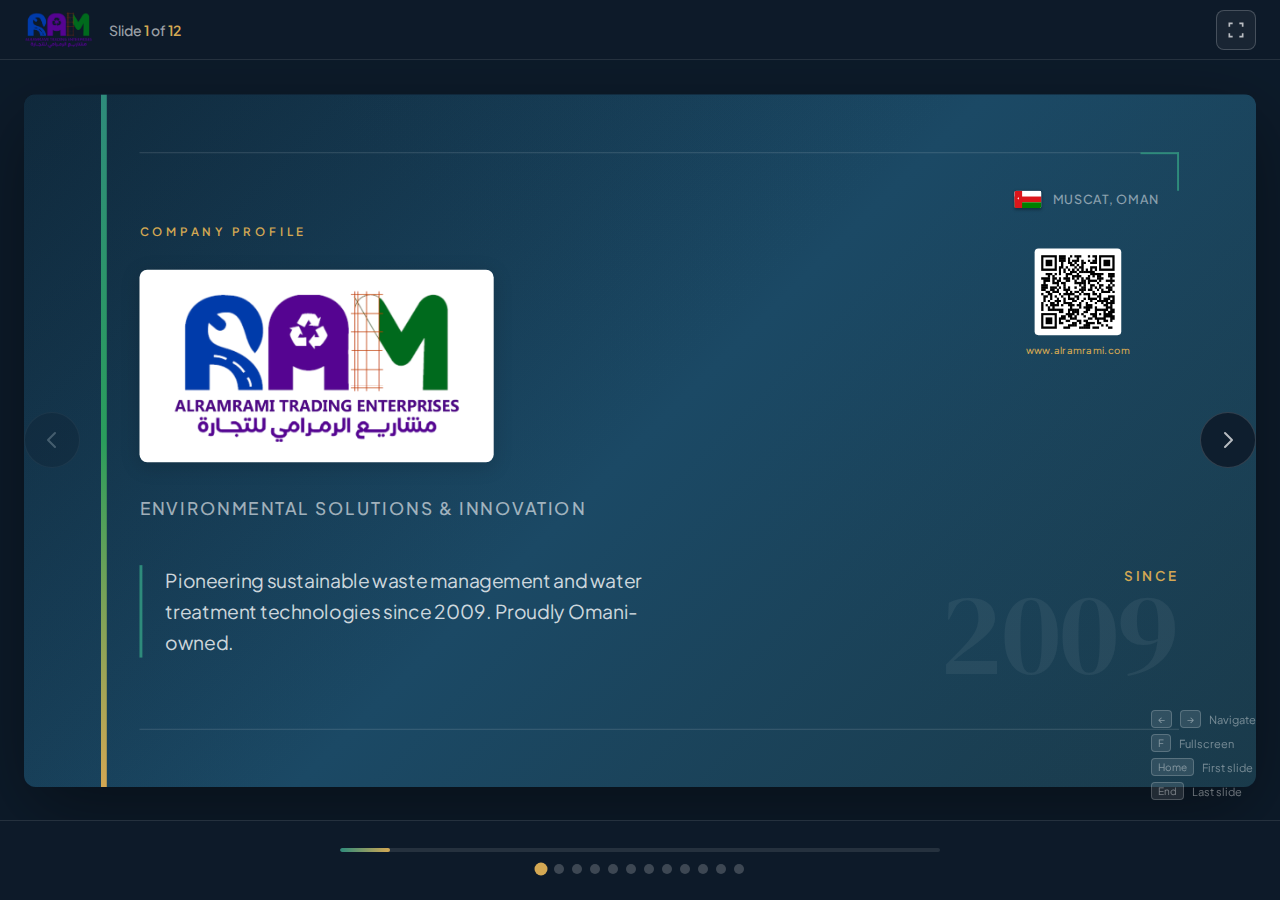
<file: index.html>
<!DOCTYPE html>
<html lang="en">
<head>
    <meta charset="UTF-8">
    <meta name="viewport" content="width=device-width, initial-scale=1.0">
    <title>Al Ramrami Trading Enterprises - Company Profile</title>
    <link href="https://fonts.googleapis.com/css2?family=DM+Serif+Display&family=Plus+Jakarta+Sans:wght@400;500;600;700&display=swap" rel="stylesheet">
    <style>
        * { margin: 0; padding: 0; box-sizing: border-box; }

        :root {
            --deep-navy: #0D1B2A;
            --ocean-blue: #1B4965;
            --teal: #2E8B7B;
            --emerald: #2A9D5C;
            --gold: #D4A853;
            --cream: #F8F6F2;
            --white: #FFFFFF;
        }

        html, body {
            height: 100%;
            overflow: hidden;
        }

        body {
            font-family: 'Plus Jakarta Sans', sans-serif;
            background: var(--deep-navy);
            color: var(--white);
        }

        /* Main Container */
        .presentation {
            width: 100%;
            height: 100vh;
            display: flex;
            flex-direction: column;
            overflow: hidden;
        }

        /* Header Bar */
        .header {
            height: 60px;
            min-height: 60px;
            background: rgba(13, 27, 42, 0.98);
            border-bottom: 1px solid rgba(255,255,255,0.1);
            display: flex;
            align-items: center;
            justify-content: space-between;
            padding: 0 24px;
            z-index: 100;
        }

        .header-left {
            display: flex;
            align-items: center;
            gap: 16px;
        }

        .logo { height: 36px; width: auto; }

        .slide-counter {
            font-size: 14px;
            color: rgba(255,255,255,0.6);
            font-weight: 500;
        }

        .slide-counter span {
            color: var(--gold);
            font-weight: 600;
        }

        .header-controls {
            display: flex;
            align-items: center;
            gap: 12px;
        }

        .control-btn {
            width: 40px;
            height: 40px;
            border: 1px solid rgba(255,255,255,0.2);
            background: rgba(255,255,255,0.05);
            color: rgba(255,255,255,0.7);
            border-radius: 8px;
            cursor: pointer;
            display: flex;
            align-items: center;
            justify-content: center;
            transition: all 0.2s;
        }

        .control-btn:hover {
            background: rgba(255,255,255,0.1);
            border-color: var(--gold);
            color: var(--gold);
        }

        .control-btn svg {
            width: 20px;
            height: 20px;
        }

        /* Slide Viewport */
        .slide-viewport {
            flex: 1;
            display: flex;
            align-items: center;
            justify-content: center;
            padding: 24px;
            position: relative;
            overflow: hidden;
        }

        /* Slides Container */
        .slides-container {
            position: relative;
            width: 100%;
            max-width: 1280px;
            aspect-ratio: 16/9;
            max-height: calc(100vh - 160px);
        }

        /* Mobile: Allow full-width slides */
        @media (max-width: 768px) {
            .slides-container {
                max-width: 100%;
                width: calc(100vw - 32px);
                max-height: calc(100vh - 140px);
            }
        }

        @media (max-width: 480px) {
            .slides-container {
                width: calc(100vw - 16px);
                max-height: calc(100vh - 120px);
            }
        }

        /* Portrait orientation on mobile - maximize slide visibility */
        @media (max-width: 768px) and (orientation: portrait) {
            .slides-container {
                width: 100vw;
                max-width: 100vw;
                aspect-ratio: 16/9;
            }
        }

        .slide {
            position: absolute;
            top: 0;
            left: 0;
            width: 100%;
            height: 100%;
            opacity: 0;
            visibility: hidden;
            transition: opacity 0.4s ease, transform 0.4s ease;
            transform: scale(0.95);
        }

        .slide.active {
            opacity: 1;
            visibility: visible;
            transform: scale(1);
        }

        .slide.prev {
            transform: translateX(-100%) scale(0.9);
        }

        .slide.next {
            transform: translateX(100%) scale(0.9);
        }

        .slide-frame {
            width: 100%;
            height: 100%;
            border: none;
            border-radius: 12px;
            box-shadow: 0 25px 80px rgba(0,0,0,0.4);
        }

        /* Navigation Arrows */
        .nav-arrow {
            position: absolute;
            top: 50%;
            transform: translateY(-50%);
            width: 56px;
            height: 56px;
            background: rgba(13, 27, 42, 0.9);
            border: 1px solid rgba(255,255,255,0.15);
            border-radius: 50%;
            cursor: pointer;
            display: flex;
            align-items: center;
            justify-content: center;
            color: rgba(255,255,255,0.7);
            transition: all 0.3s;
            z-index: 10;
        }

        .nav-arrow:hover {
            background: var(--gold);
            color: var(--deep-navy);
            border-color: var(--gold);
            transform: translateY(-50%) scale(1.1);
        }

        .nav-arrow:disabled {
            opacity: 0.3;
            cursor: not-allowed;
        }

        .nav-arrow:disabled:hover {
            background: rgba(13, 27, 42, 0.9);
            color: rgba(255,255,255,0.7);
            border-color: rgba(255,255,255,0.15);
            transform: translateY(-50%) scale(1);
        }

        .nav-arrow svg {
            width: 24px;
            height: 24px;
        }

        .nav-arrow.prev { left: 24px; }
        .nav-arrow.next { right: 24px; }

        /* Bottom Bar */
        .bottom-bar {
            height: 80px;
            min-height: 80px;
            background: rgba(13, 27, 42, 0.98);
            border-top: 1px solid rgba(255,255,255,0.1);
            display: flex;
            flex-direction: column;
            align-items: center;
            justify-content: center;
            gap: 12px;
            padding: 0 24px;
        }

        /* Progress Bar */
        .progress-bar {
            width: 100%;
            max-width: 600px;
            height: 4px;
            background: rgba(255,255,255,0.1);
            border-radius: 2px;
            overflow: hidden;
        }

        .progress-fill {
            height: 100%;
            background: linear-gradient(90deg, var(--teal), var(--gold));
            border-radius: 2px;
            transition: width 0.3s ease;
        }

        /* Navigation Dots */
        .nav-dots {
            display: flex;
            gap: 8px;
            align-items: center;
        }

        .nav-dot {
            width: 10px;
            height: 10px;
            border-radius: 50%;
            background: rgba(255,255,255,0.2);
            border: none;
            cursor: pointer;
            transition: all 0.3s;
            padding: 0;
        }

        .nav-dot:hover {
            background: rgba(255,255,255,0.4);
            transform: scale(1.2);
        }

        .nav-dot.active {
            background: var(--gold);
            transform: scale(1.3);
        }

        /* Keyboard Hints */
        .keyboard-hints {
            position: fixed;
            bottom: 100px;
            right: 24px;
            display: flex;
            flex-direction: column;
            gap: 6px;
            opacity: 0;
            transition: opacity 0.3s;
            pointer-events: none;
        }

        .presentation:hover .keyboard-hints {
            opacity: 1;
        }

        .hint {
            display: flex;
            align-items: center;
            gap: 8px;
            font-size: 11px;
            color: rgba(255,255,255,0.4);
        }

        .hint kbd {
            background: rgba(255,255,255,0.1);
            border: 1px solid rgba(255,255,255,0.2);
            border-radius: 4px;
            padding: 2px 6px;
            font-family: inherit;
            font-size: 10px;
        }

        /* Fullscreen Mode */
        .presentation.fullscreen {
            position: fixed;
            top: 0;
            left: 0;
            right: 0;
            bottom: 0;
            width: 100vw;
            height: 100vh;
            z-index: 9999;
            background: var(--deep-navy);
        }

        .presentation.fullscreen .header,
        .presentation.fullscreen .bottom-bar {
            position: fixed;
            left: 0;
            right: 0;
            opacity: 0;
            transition: opacity 0.3s;
            z-index: 10001;
        }

        .presentation.fullscreen .header {
            top: 0;
        }

        .presentation.fullscreen .bottom-bar {
            bottom: 0;
        }

        .presentation.fullscreen:hover .header,
        .presentation.fullscreen:hover .bottom-bar {
            opacity: 1;
        }

        .presentation.fullscreen .slide-viewport {
            position: fixed !important;
            top: 0 !important;
            left: 0 !important;
            right: 0 !important;
            bottom: 0 !important;
            width: 100vw !important;
            height: 100vh !important;
            padding: 0 !important;
            margin: 0 !important;
            z-index: 10000;
            display: flex !important;
            align-items: center !important;
            justify-content: center !important;
            background: var(--deep-navy);
        }

        .presentation.fullscreen .slides-container {
            position: relative !important;
            margin: auto !important;
            max-width: none !important;
            max-height: none !important;
            transform: none !important;
            flex-shrink: 0;
        }

        /* Wide screens (wider than 16:9) - constrain by height */
        @media screen and (min-aspect-ratio: 16/9) {
            .presentation.fullscreen .slides-container {
                height: 100vh !important;
                width: calc(100vh * 16 / 9) !important;
            }
        }

        /* Tall screens (taller than 16:9) - constrain by width */
        @media screen and (max-aspect-ratio: 16/9) {
            .presentation.fullscreen .slides-container {
                width: 100vw !important;
                height: calc(100vw * 9 / 16) !important;
            }
        }

        .presentation.fullscreen .slide-frame {
            border-radius: 0;
        }

        .presentation.fullscreen .nav-arrow {
            z-index: 10002;
        }

        .presentation.fullscreen .nav-arrow.prev {
            left: 40px;
        }

        .presentation.fullscreen .nav-arrow.next {
            right: 40px;
        }

        /* Responsive */
        @media (max-width: 1024px) {
            .nav-arrow {
                width: 44px;
                height: 44px;
            }
            .nav-arrow.prev { left: 12px; }
            .nav-arrow.next { right: 12px; }
            .keyboard-hints { display: none; }
        }

        @media (max-width: 768px) {
            .header {
                height: 50px;
                min-height: 50px;
                padding: 0 16px;
            }
            .logo { height: 28px; }
            .slide-counter { font-size: 12px; }
            .control-btn { width: 36px; height: 36px; }

            .slide-viewport {
                padding: 8px;
            }

            .nav-arrow {
                width: 40px;
                height: 40px;
            }
            .nav-arrow.prev { left: 8px; }
            .nav-arrow.next { right: 8px; }

            .bottom-bar {
                height: 60px;
                min-height: 60px;
                gap: 8px;
            }

            .nav-dot {
                width: 8px;
                height: 8px;
            }

            .slide-frame {
                border-radius: 6px;
            }
        }

        @media (max-width: 480px) {
            .header {
                height: 44px;
                min-height: 44px;
                padding: 0 12px;
            }
            .logo { height: 24px; }
            .slide-counter { font-size: 11px; }
            .header-controls { gap: 6px; }
            .control-btn { width: 32px; height: 32px; }
            .control-btn svg { width: 16px; height: 16px; }

            .slide-viewport {
                padding: 4px;
            }

            .nav-arrow {
                width: 32px;
                height: 32px;
            }
            .nav-arrow svg { width: 16px; height: 16px; }
            .nav-arrow.prev { left: 2px; }
            .nav-arrow.next { right: 2px; }

            .bottom-bar {
                height: 50px;
                min-height: 50px;
                gap: 6px;
                padding: 0 12px;
            }

            .progress-bar {
                height: 3px;
            }

            .nav-dot {
                width: 6px;
                height: 6px;
            }

            .slide-frame {
                border-radius: 4px;
            }
        }

        /* Portrait mobile - hide navigation arrows for cleaner look, use swipe */
        @media (max-width: 480px) and (orientation: portrait) {
            .nav-arrow {
                display: none;
            }

            .slides-container {
                width: 100vw;
            }

            .slide-viewport {
                padding: 0;
            }

            .slide-frame {
                border-radius: 0;
            }
        }

        /* Touch swipe feedback */
        .slide-viewport.swiping {
            cursor: grabbing;
        }

        /* Mobile swipe hint */
        .swipe-hint {
            display: none;
            position: fixed;
            bottom: 130px;
            left: 50%;
            transform: translateX(-50%);
            background: rgba(13, 27, 42, 0.8);
            color: rgba(255,255,255,0.7);
            padding: 8px 16px;
            border-radius: 20px;
            font-size: 12px;
            z-index: 100;
            animation: fadeInOut 3s ease-in-out forwards;
        }

        @keyframes fadeInOut {
            0% { opacity: 0; }
            10% { opacity: 1; }
            80% { opacity: 1; }
            100% { opacity: 0; display: none; }
        }

        @media (max-width: 480px) and (orientation: portrait) {
            .swipe-hint {
                display: block;
            }
        }
    </style>
</head>
<body>
    <div class="presentation" id="presentation">
        <!-- Header -->
        <header class="header">
            <div class="header-left">
                <img src="alramirami-logo.png" alt="Al Ramrami" class="logo">
                <div class="slide-counter">
                    Slide <span id="currentSlide">1</span> of <span id="totalSlides">12</span>
                </div>
            </div>
            <div class="header-controls">
                <button class="control-btn" id="fullscreenBtn" title="Toggle Fullscreen (F)">
                    <svg fill="none" viewBox="0 0 24 24" stroke="currentColor" stroke-width="2">
                        <path d="M4 8V4h4M20 8V4h-4M4 16v4h4M20 16v4h-4"/>
                    </svg>
                </button>
            </div>
        </header>

        <!-- Slide Viewport -->
        <div class="slide-viewport" id="slideViewport">
            <!-- Previous Arrow -->
            <button class="nav-arrow prev" id="prevBtn" title="Previous (Left Arrow)">
                <svg fill="none" viewBox="0 0 24 24" stroke="currentColor" stroke-width="2">
                    <path stroke-linecap="round" stroke-linejoin="round" d="M15 19l-7-7 7-7"/>
                </svg>
            </button>

            <!-- Slides Container -->
            <div class="slides-container" id="slidesContainer">
                <div class="slide" data-slide="1">
                    <iframe src="slide01-title.html" class="slide-frame"></iframe>
                </div>
                <div class="slide" data-slide="2">
                    <iframe src="slide02-about.html" class="slide-frame"></iframe>
                </div>
                <div class="slide" data-slide="3">
                    <iframe src="slide03-services.html" class="slide-frame"></iframe>
                </div>
                <div class="slide" data-slide="4">
                    <iframe src="slide04-mobile-eetp.html" class="slide-frame"></iframe>
                </div>
                <div class="slide" data-slide="5">
                    <iframe src="slide05-electric-plants.html" class="slide-frame"></iframe>
                </div>
                <div class="slide" data-slide="6">
                    <iframe src="slide06-liquid-incineration.html" class="slide-frame"></iframe>
                </div>
                <div class="slide" data-slide="7">
                    <iframe src="slide07-technology.html" class="slide-frame"></iframe>
                </div>
                <div class="slide" data-slide="8">
                    <iframe src="slide08-worlds-first.html" class="slide-frame"></iframe>
                </div>
                <div class="slide" data-slide="9">
                    <iframe src="slide09-applications.html" class="slide-frame"></iframe>
                </div>
                <div class="slide" data-slide="10">
                    <iframe src="slide10-results.html" class="slide-frame"></iframe>
                </div>
                <div class="slide" data-slide="11">
                    <iframe src="slide11-samples.html" class="slide-frame"></iframe>
                </div>
                <div class="slide" data-slide="12">
                    <iframe src="slide12-contact.html" class="slide-frame"></iframe>
                </div>
            </div>

            <!-- Next Arrow -->
            <button class="nav-arrow next" id="nextBtn" title="Next (Right Arrow)">
                <svg fill="none" viewBox="0 0 24 24" stroke="currentColor" stroke-width="2">
                    <path stroke-linecap="round" stroke-linejoin="round" d="M9 5l7 7-7 7"/>
                </svg>
            </button>
        </div>

        <!-- Bottom Bar -->
        <div class="bottom-bar">
            <div class="progress-bar">
                <div class="progress-fill" id="progressFill"></div>
            </div>
            <div class="nav-dots" id="navDots"></div>
        </div>

        <!-- Keyboard Hints -->
        <div class="keyboard-hints">
            <div class="hint"><kbd>&#8592;</kbd><kbd>&#8594;</kbd> Navigate</div>
            <div class="hint"><kbd>F</kbd> Fullscreen</div>
            <div class="hint"><kbd>Home</kbd> First slide</div>
            <div class="hint"><kbd>End</kbd> Last slide</div>
        </div>

        <!-- Mobile Swipe Hint -->
        <div class="swipe-hint" id="swipeHint">
            ← Swipe to navigate →
        </div>
    </div>

    <script>
        // Presentation Controller
        class PresentationController {
            constructor() {
                this.currentSlide = 1;
                this.totalSlides = 12;
                this.isFullscreen = false;
                this.touchStartX = 0;
                this.touchEndX = 0;

                this.init();
            }

            init() {
                this.cacheElements();
                this.createDots();
                this.bindEvents();
                this.goToSlide(1);
            }

            cacheElements() {
                this.presentation = document.getElementById('presentation');
                this.slidesContainer = document.getElementById('slidesContainer');
                this.slides = document.querySelectorAll('.slide');
                this.prevBtn = document.getElementById('prevBtn');
                this.nextBtn = document.getElementById('nextBtn');
                this.currentSlideEl = document.getElementById('currentSlide');
                this.totalSlidesEl = document.getElementById('totalSlides');
                this.progressFill = document.getElementById('progressFill');
                this.navDots = document.getElementById('navDots');
                this.fullscreenBtn = document.getElementById('fullscreenBtn');
                this.slideViewport = document.getElementById('slideViewport');
            }

            createDots() {
                for (let i = 1; i <= this.totalSlides; i++) {
                    const dot = document.createElement('button');
                    dot.className = 'nav-dot';
                    dot.dataset.slide = i;
                    dot.title = `Slide ${i}`;
                    dot.addEventListener('click', () => this.goToSlide(i));
                    this.navDots.appendChild(dot);
                }
            }

            bindEvents() {
                // Arrow buttons
                this.prevBtn.addEventListener('click', () => this.prev());
                this.nextBtn.addEventListener('click', () => this.next());

                // Keyboard navigation
                document.addEventListener('keydown', (e) => this.handleKeydown(e));

                // Fullscreen button
                this.fullscreenBtn.addEventListener('click', () => this.toggleFullscreen());

                // Touch/Swipe support
                this.slideViewport.addEventListener('touchstart', (e) => this.handleTouchStart(e), { passive: true });
                this.slideViewport.addEventListener('touchend', (e) => this.handleTouchEnd(e), { passive: true });

                // Fullscreen change event (with browser prefixes)
                document.addEventListener('fullscreenchange', () => this.onFullscreenChange());
                document.addEventListener('webkitfullscreenchange', () => this.onFullscreenChange());
                document.addEventListener('msfullscreenchange', () => this.onFullscreenChange());

                // Click on slide area to advance (optional)
                this.slidesContainer.addEventListener('click', (e) => {
                    if (e.target === this.slidesContainer) {
                        const rect = this.slidesContainer.getBoundingClientRect();
                        const clickX = e.clientX - rect.left;
                        if (clickX > rect.width / 2) {
                            this.next();
                        } else {
                            this.prev();
                        }
                    }
                });
            }

            handleKeydown(e) {
                switch(e.key) {
                    case 'ArrowRight':
                    case 'ArrowDown':
                    case ' ':
                    case 'PageDown':
                        e.preventDefault();
                        this.next();
                        break;
                    case 'ArrowLeft':
                    case 'ArrowUp':
                    case 'PageUp':
                        e.preventDefault();
                        this.prev();
                        break;
                    case 'Home':
                        e.preventDefault();
                        this.goToSlide(1);
                        break;
                    case 'End':
                        e.preventDefault();
                        this.goToSlide(this.totalSlides);
                        break;
                    case 'f':
                    case 'F':
                        e.preventDefault();
                        this.toggleFullscreen();
                        break;
                    case 'Escape':
                        if (this.isFullscreen) {
                            this.exitFullscreen();
                        }
                        break;
                }
            }

            handleTouchStart(e) {
                this.touchStartX = e.changedTouches[0].screenX;
                this.slideViewport.classList.add('swiping');
            }

            handleTouchEnd(e) {
                this.touchEndX = e.changedTouches[0].screenX;
                this.slideViewport.classList.remove('swiping');
                this.handleSwipe();
            }

            handleSwipe() {
                const swipeThreshold = 50;
                const diff = this.touchStartX - this.touchEndX;

                if (Math.abs(diff) > swipeThreshold) {
                    if (diff > 0) {
                        this.next();
                    } else {
                        this.prev();
                    }
                }
            }

            goToSlide(n) {
                if (n < 1 || n > this.totalSlides) return;

                // Update slide classes
                this.slides.forEach((slide, index) => {
                    slide.classList.remove('active', 'prev', 'next');
                    const slideNum = index + 1;

                    if (slideNum === n) {
                        slide.classList.add('active');
                    } else if (slideNum < n) {
                        slide.classList.add('prev');
                    } else {
                        slide.classList.add('next');
                    }
                });

                this.currentSlide = n;
                this.updateUI();
            }

            updateUI() {
                // Update counter
                this.currentSlideEl.textContent = this.currentSlide;

                // Update progress bar
                const progress = (this.currentSlide / this.totalSlides) * 100;
                this.progressFill.style.width = `${progress}%`;

                // Update dots
                const dots = this.navDots.querySelectorAll('.nav-dot');
                dots.forEach((dot, index) => {
                    dot.classList.toggle('active', index + 1 === this.currentSlide);
                });

                // Update arrow buttons
                this.prevBtn.disabled = this.currentSlide === 1;
                this.nextBtn.disabled = this.currentSlide === this.totalSlides;
            }

            prev() {
                if (this.currentSlide > 1) {
                    this.goToSlide(this.currentSlide - 1);
                }
            }

            next() {
                if (this.currentSlide < this.totalSlides) {
                    this.goToSlide(this.currentSlide + 1);
                }
            }

            toggleFullscreen() {
                if (!this.isFullscreen) {
                    this.enterFullscreen();
                } else {
                    this.exitFullscreen();
                }
            }

            enterFullscreen() {
                const elem = document.documentElement;
                if (elem.requestFullscreen) {
                    elem.requestFullscreen();
                } else if (elem.webkitRequestFullscreen) {
                    elem.webkitRequestFullscreen();
                } else if (elem.msRequestFullscreen) {
                    elem.msRequestFullscreen();
                }
            }

            exitFullscreen() {
                if (document.exitFullscreen) {
                    document.exitFullscreen();
                } else if (document.webkitExitFullscreen) {
                    document.webkitExitFullscreen();
                } else if (document.msExitFullscreen) {
                    document.msExitFullscreen();
                }
            }

            onFullscreenChange() {
                // Browser compatibility for fullscreen detection
                this.isFullscreen = !!(document.fullscreenElement || document.webkitFullscreenElement || document.msFullscreenElement);
                this.presentation.classList.toggle('fullscreen', this.isFullscreen);

                // Update fullscreen button icon
                const icon = this.isFullscreen
                    ? '<path d="M8 4v4H4M16 4v4h4M8 20v-4H4M16 20v-4h4"/>'
                    : '<path d="M4 8V4h4M20 8V4h-4M4 16v4h4M20 16v4h-4"/>';
                this.fullscreenBtn.querySelector('svg').innerHTML = icon;

                // Apply fullscreen centering via JavaScript (more reliable than CSS)
                if (this.isFullscreen) {
                    this.applyFullscreenStyles();
                    this.resizeHandler = () => this.applyFullscreenStyles();
                    window.addEventListener('resize', this.resizeHandler);
                } else {
                    this.removeFullscreenStyles();
                    if (this.resizeHandler) {
                        window.removeEventListener('resize', this.resizeHandler);
                    }
                }
            }

            applyFullscreenStyles() {
                const vw = window.innerWidth;
                const vh = window.innerHeight;
                const slideRatio = 16 / 9;
                const screenRatio = vw / vh;

                let width, height, left, top;

                if (screenRatio > slideRatio) {
                    // Screen is wider than 16:9 - use full height
                    height = vh;
                    width = vh * slideRatio;
                } else {
                    // Screen is taller than 16:9 - use full width
                    width = vw;
                    height = vw / slideRatio;
                }

                left = (vw - width) / 2;
                top = (vh - height) / 2;

                // Apply inline styles directly to override everything
                this.slidesContainer.style.cssText = `
                    position: fixed !important;
                    width: ${width}px !important;
                    height: ${height}px !important;
                    left: ${left}px !important;
                    top: ${top}px !important;
                    max-width: none !important;
                    max-height: none !important;
                    z-index: 10000 !important;
                `;
            }

            removeFullscreenStyles() {
                this.slidesContainer.style.cssText = '';
            }
        }

        // Initialize presentation
        document.addEventListener('DOMContentLoaded', () => {
            new PresentationController();
        });
    </script>
</body>
</html>
</file>
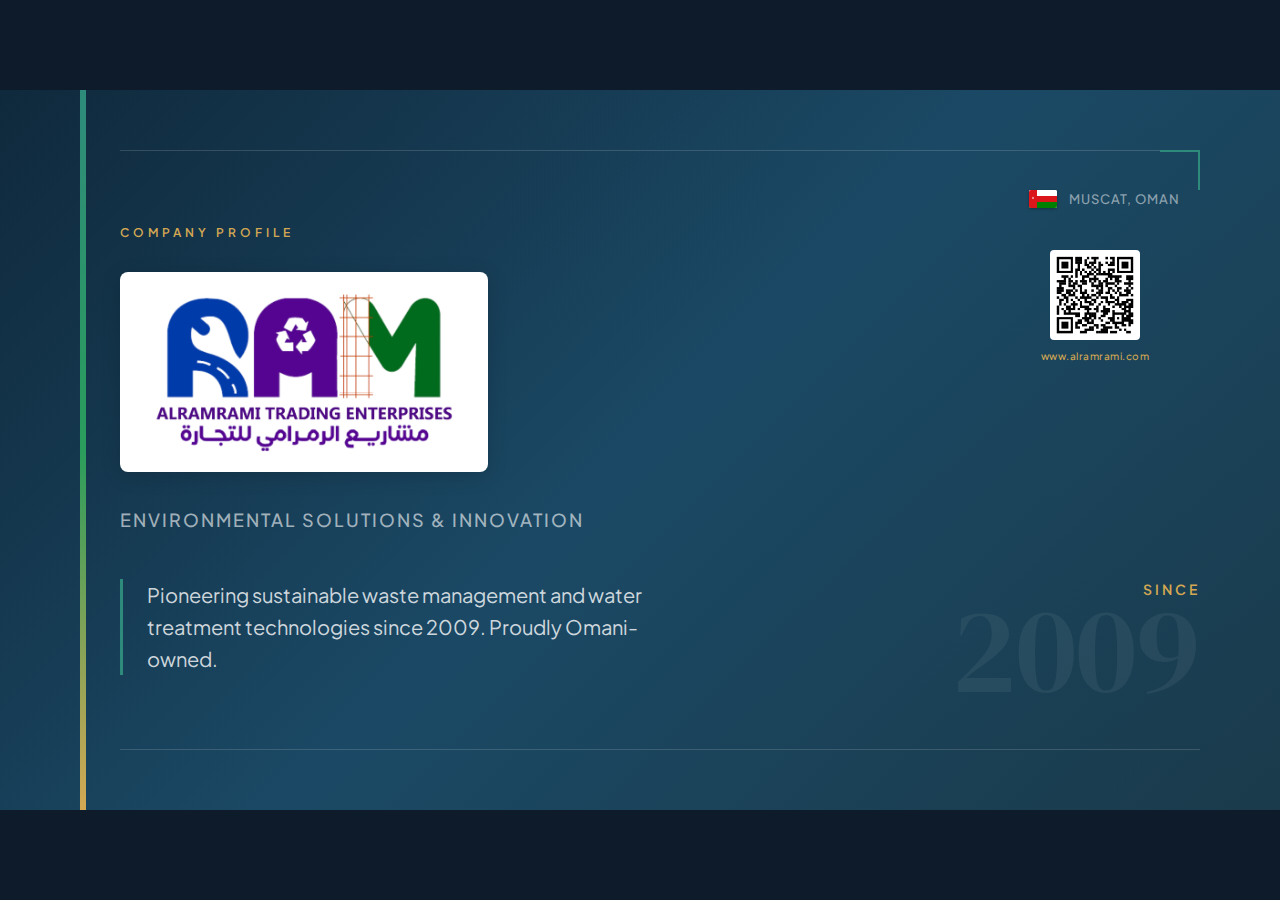
<file: slide01-title.html>
<!DOCTYPE html>
<html lang="en">
<head>
    <meta charset="UTF-8">
    <meta name="viewport" content="width=device-width, initial-scale=1.0">
    <title>Al Ramrami - Title Slide</title>
    <link href="https://fonts.googleapis.com/css2?family=DM+Serif+Display&family=Plus+Jakarta+Sans:wght@400;500;600;700&display=swap" rel="stylesheet">
    <style>
        * {
            margin: 0;
            padding: 0;
            box-sizing: border-box;
        }

        :root {
            --deep-navy: #0D1B2A;
            --ocean-blue: #1B4965;
            --teal: #2E8B7B;
            --emerald: #2A9D5C;
            --gold: #D4A853;
            --cream: #F8F6F2;
            --white: #FFFFFF;
        }

        html, body {
            margin: 0;
            padding: 0;
            width: 100%;
            height: 100%;
            overflow: hidden;
            background: #0D1B2A;
        }

        .slide {
            width: 1280px;
            height: 720px;
            /* Deep teal-navy gradient */
            background: linear-gradient(135deg, #0D2137 0%, #1B4965 50%, #1A3A4A 100%);
            position: absolute;
            top: 50%;
            left: 50%;
            overflow: hidden;
            font-family: 'Plus Jakarta Sans', sans-serif;
            transform-origin: center center;
            transform: translate(-50%, -50%);
        }

        /* Subtle geometric background pattern */
        .bg-pattern {
            position: absolute;
            top: 0;
            left: 0;
            right: 0;
            bottom: 0;
            background-image:
                linear-gradient(135deg, rgba(46, 139, 123, 0.08) 0%, transparent 50%),
                linear-gradient(225deg, rgba(27, 73, 101, 0.12) 0%, transparent 50%);
        }

        /* Vertical accent bar */
        .accent-bar {
            position: absolute;
            left: 80px;
            top: 0;
            bottom: 0;
            width: 6px;
            background: linear-gradient(180deg, var(--teal) 0%, var(--emerald) 50%, var(--gold) 100%);
        }

        /* Top decorative line */
        .top-line {
            position: absolute;
            top: 60px;
            left: 120px;
            right: 80px;
            height: 1px;
            background: rgba(255, 255, 255, 0.15);
        }

        /* Bottom decorative line */
        .bottom-line {
            position: absolute;
            bottom: 60px;
            left: 120px;
            right: 80px;
            height: 1px;
            background: rgba(255, 255, 255, 0.15);
        }

        /* Main content container */
        .content {
            position: absolute;
            left: 120px;
            top: 50%;
            transform: translateY(-50%);
            max-width: 900px;
        }

        /* Company label */
        .label {
            font-size: 12px;
            font-weight: 600;
            letter-spacing: 4px;
            text-transform: uppercase;
            color: var(--gold);
            margin-bottom: 32px;
        }

        /* Main title - ENLARGED */
        .company-name {
            font-family: 'DM Serif Display', serif;
            font-size: 80px;
            font-weight: 400;
            color: var(--white);
            line-height: 1.1;
            margin-bottom: 8px;
        }

        .company-name span {
            display: block;
            color: var(--teal);
        }

        /* Arabic company name - ENLARGED */
        .company-name-ar {
            font-size: 28px;
            font-weight: 500;
            color: rgba(255, 255, 255, 0.7);
            margin-bottom: 20px;
            direction: rtl;
        }

        /* Subtitle */
        .subtitle {
            font-size: 18px;
            font-weight: 500;
            color: rgba(255, 255, 255, 0.6);
            letter-spacing: 2px;
            text-transform: uppercase;
            margin-bottom: 48px;
        }

        /* Tagline */
        .tagline {
            font-size: 20px;
            color: rgba(255, 255, 255, 0.8);
            line-height: 1.6;
            max-width: 560px;
            border-left: 3px solid var(--teal);
            padding-left: 24px;
        }

        /* Right side info panel */
        .info-panel {
            position: absolute;
            right: 80px;
            bottom: 100px;
            text-align: right;
        }

        /* SINCE label above year - tighter gap */
        .since-label {
            font-size: 14px;
            font-weight: 600;
            letter-spacing: 3px;
            text-transform: uppercase;
            color: var(--gold);
            margin-bottom: -8px;
        }

        /* Year changed to 2009 */
        .year {
            font-family: 'DM Serif Display', serif;
            font-size: 120px;
            font-weight: 400;
            color: rgba(255, 255, 255, 0.06);
            line-height: 1;
        }

        /* Website moved to below QR code - centered */
        .website {
            position: absolute;
            right: 140px;
            top: 260px;
            font-size: 10px;
            font-weight: 500;
            color: var(--gold);
            letter-spacing: 0.5px;
            width: 90px;
            text-align: center;
            display: flex;
            justify-content: center;
        }

        /* Company logo container - white background for visibility */
        .logo-container {
            display: inline-block;
            background: var(--white);
            padding: 20px 30px;
            border-radius: 8px;
            margin-bottom: 32px;
            box-shadow: 0 4px 20px rgba(0, 0, 0, 0.15);
        }

        /* Company logo - main visual element */
        .company-logo {
            height: 160px;
            width: auto;
            display: block;
        }

        /* Location badge with Oman flag */
        .location {
            position: absolute;
            right: 100px;
            top: 100px;
            display: flex;
            align-items: center;
            gap: 12px;
        }

        .oman-flag {
            width: 28px;
            height: 18px;
            border-radius: 2px;
            overflow: hidden;
            box-shadow: 0 1px 3px rgba(0,0,0,0.3);
        }

        .location-text {
            font-size: 13px;
            font-weight: 500;
            color: rgba(255, 255, 255, 0.5);
            letter-spacing: 1px;
            text-transform: uppercase;
        }

        /* Decorative corner element */
        .corner-element {
            position: absolute;
            right: 80px;
            top: 60px;
            width: 40px;
            height: 40px;
            border-top: 2px solid var(--teal);
            border-right: 2px solid var(--teal);
        }

        /* QR Code */
        .qr-code {
            position: absolute;
            right: 140px;
            top: 160px;
            width: 90px;
            height: 90px;
            background: var(--white);
            padding: 6px;
            border-radius: 4px;
        }

        .qr-code img {
            width: 100%;
            height: 100%;
            object-fit: contain;
        }

    </style>
</head>
<body>
    <div class="slide">
        <div class="bg-pattern"></div>
        <div class="accent-bar"></div>
        <div class="top-line"></div>
        <div class="bottom-line"></div>
        <div class="corner-element"></div>

        <div class="location">
            <!-- Oman Flag SVG -->
            <svg class="oman-flag" viewBox="0 0 28 18">
                <rect width="28" height="18" fill="#FFFFFF"/>
                <rect y="0" width="28" height="6" fill="#FFFFFF"/>
                <rect y="6" width="28" height="6" fill="#DB161B"/>
                <rect y="12" width="28" height="6" fill="#008000"/>
                <rect x="0" y="0" width="8" height="18" fill="#DB161B"/>
                <!-- National Emblem (simplified) -->
                <g transform="translate(4, 9)" fill="#FFFFFF">
                    <path d="M0,-3 L1,-1 L0,0 L-1,-1 Z" transform="scale(0.8)"/>
                </g>
            </svg>
            <span class="location-text">Muscat, Oman</span>
        </div>

        <!-- QR Code for website -->
        <div class="qr-code">
            <img src="qr-code.png" alt="QR Code - www.alramrami.com">
        </div>
        <div class="website">www.alramrami.com</div>

        <div class="content">
            <div class="label">Company Profile</div>
            <!-- Company Logo as main visual with white background -->
            <div class="logo-container">
                <img src="alramirami-logo.png" alt="Al Ramrami Trading Enterprises" class="company-logo">
            </div>
            <div class="subtitle">Environmental Solutions &amp; Innovation</div>
            <p class="tagline">
                Pioneering sustainable waste management and water treatment technologies since 2009. Proudly Omani-owned.
            </p>
        </div>

        <div class="info-panel">
            <div class="since-label">Since</div>
            <div class="year">2009</div>
        </div>
    </div>
    <script>
        function scaleSlide() {
            const slide = document.querySelector('.slide');
            const vw = window.innerWidth;
            const vh = window.innerHeight;
            const slideW = 1280;
            const slideH = 720;
            const scale = Math.min(vw / slideW, vh / slideH);
            slide.style.transform = `translate(-50%, -50%) scale(${scale})`;
        }
        scaleSlide();
        window.addEventListener('resize', scaleSlide);
    </script>
</body>
</html>
</file>
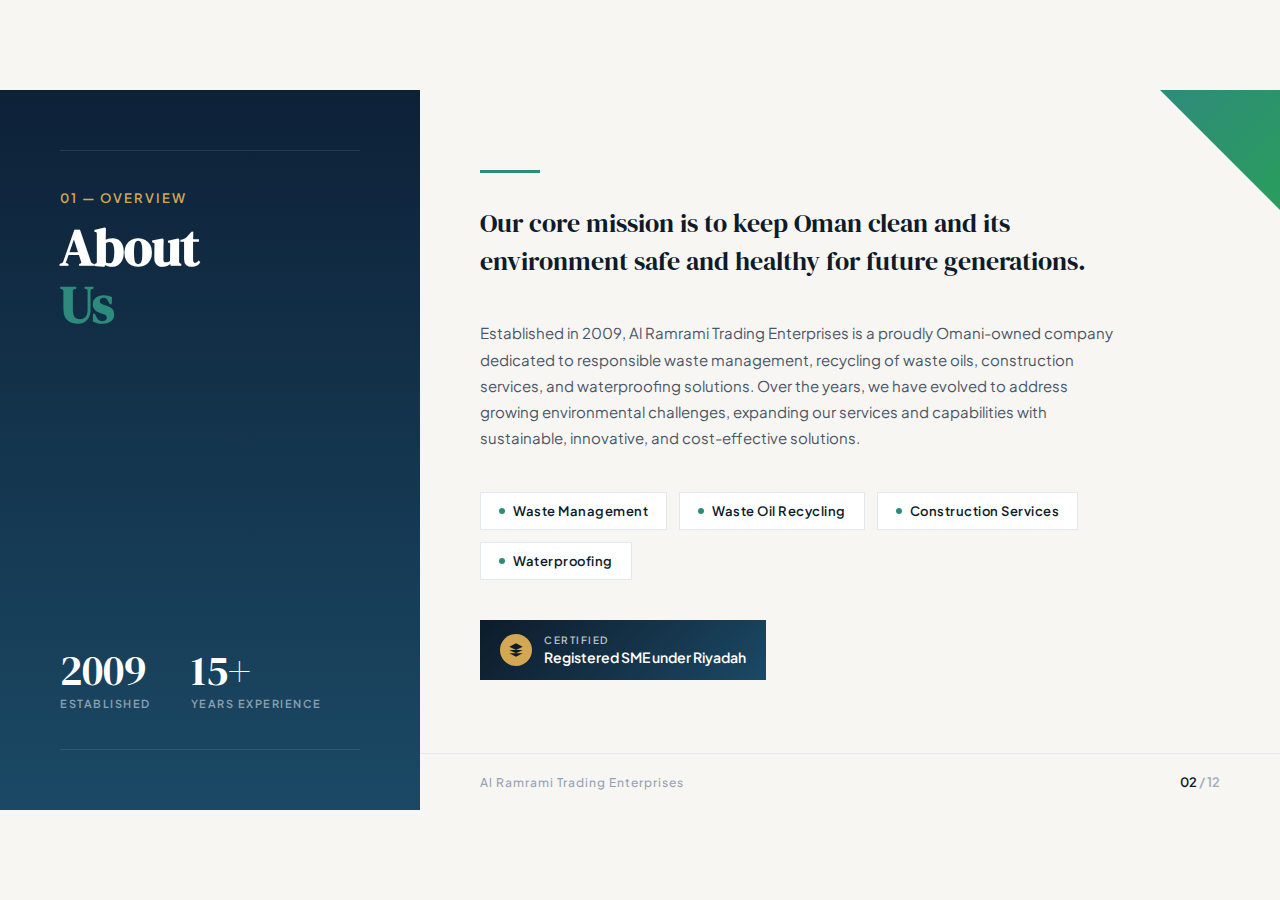
<file: slide02-about.html>
<!DOCTYPE html>
<html lang="en">
<head>
    <meta charset="UTF-8">
    <meta name="viewport" content="width=device-width, initial-scale=1.0">
    <title>Al Ramrami - About Us</title>
    <link href="https://fonts.googleapis.com/css2?family=DM+Serif+Display&family=Plus+Jakarta+Sans:wght@400;500;600;700&display=swap" rel="stylesheet">
    <style>
        * {
            margin: 0;
            padding: 0;
            box-sizing: border-box;
        }

        :root {
            --deep-navy: #0D1B2A;
            --ocean-blue: #1B4965;
            --teal: #2E8B7B;
            --emerald: #2A9D5C;
            --gold: #D4A853;
            --cream: #F8F6F2;
            --white: #FFFFFF;
        }

        html, body {
            margin: 0;
            padding: 0;
            width: 100%;
            height: 100%;
            overflow: hidden;
            background: var(--cream);
        }

        .slide {
            width: 1280px;
            height: 720px;
            background: var(--cream);
            position: absolute;
            top: 50%;
            left: 50%;
            overflow: hidden;
            font-family: 'Plus Jakarta Sans', sans-serif;
            transform-origin: center center;
            transform: translate(-50%, -50%);
        }

        /* Left colored panel */
        .left-panel {
            position: absolute;
            left: 0;
            top: 0;
            bottom: 0;
            width: 420px;
            background: linear-gradient(180deg, #0D2137 0%, #1B4965 100%);
        }

        /* Decorative elements on left panel */
        .left-panel::before {
            content: '';
            position: absolute;
            top: 60px;
            left: 60px;
            right: 60px;
            height: 1px;
            background: rgba(255, 255, 255, 0.1);
        }

        .left-panel::after {
            content: '';
            position: absolute;
            bottom: 60px;
            left: 60px;
            right: 60px;
            height: 1px;
            background: rgba(255, 255, 255, 0.1);
        }

        /* Section header on left */
        .section-header {
            position: absolute;
            left: 60px;
            top: 100px;
        }

        .section-number {
            font-size: 13px;
            font-weight: 600;
            color: var(--gold);
            letter-spacing: 2px;
            margin-bottom: 12px;
        }

        .section-title {
            font-family: 'DM Serif Display', serif;
            font-size: 52px;
            color: var(--white);
            line-height: 1.1;
        }

        .section-title span {
            display: block;
            color: var(--teal);
        }

        /* Stats on left panel */
        .stats {
            position: absolute;
            left: 60px;
            bottom: 100px;
            display: flex;
            gap: 40px;
        }

        .stat {
            text-align: left;
        }

        .stat-value {
            font-family: 'DM Serif Display', serif;
            font-size: 42px;
            color: var(--white);
            line-height: 1;
            margin-bottom: 6px;
        }

        .stat-label {
            font-size: 11px;
            font-weight: 600;
            color: rgba(255, 255, 255, 0.5);
            letter-spacing: 1.5px;
            text-transform: uppercase;
        }

        /* Main content area */
        .main-content {
            position: absolute;
            left: 480px;
            top: 80px;
            right: 80px;
            bottom: 80px;
        }

        /* Top decorative line */
        .content-line {
            width: 60px;
            height: 3px;
            background: var(--teal);
            margin-bottom: 32px;
        }

        /* Quote/Mission */
        .mission {
            font-family: 'DM Serif Display', serif;
            font-size: 26px;
            color: var(--deep-navy);
            line-height: 1.45;
            margin-bottom: 40px;
            max-width: 680px;
        }

        /* Body text */
        .body-text {
            font-size: 15px;
            color: #4A5568;
            line-height: 1.75;
            margin-bottom: 40px;
            max-width: 640px;
        }

        /* Service tags */
        .service-tags {
            display: flex;
            flex-wrap: wrap;
            gap: 12px;
            margin-bottom: 40px;
        }

        .tag {
            display: inline-flex;
            align-items: center;
            gap: 8px;
            padding: 10px 18px;
            background: var(--white);
            border: 1px solid #E2E8F0;
            font-size: 13px;
            font-weight: 600;
            color: var(--deep-navy);
            letter-spacing: 0.5px;
        }

        .tag::before {
            content: '';
            width: 6px;
            height: 6px;
            background: var(--teal);
            border-radius: 50%;
        }

        /* SME badge */
        .sme-badge {
            display: inline-flex;
            align-items: center;
            gap: 12px;
            padding: 14px 20px;
            background: linear-gradient(135deg, var(--deep-navy) 0%, var(--ocean-blue) 100%);
        }

        .sme-badge-icon {
            width: 32px;
            height: 32px;
            background: var(--gold);
            border-radius: 50%;
            display: flex;
            align-items: center;
            justify-content: center;
        }

        .sme-badge-icon svg {
            width: 16px;
            height: 16px;
            fill: var(--deep-navy);
        }

        .sme-badge-text {
            color: var(--white);
        }

        .sme-badge-label {
            font-size: 10px;
            font-weight: 600;
            letter-spacing: 1.5px;
            text-transform: uppercase;
            opacity: 0.7;
            margin-bottom: 2px;
        }

        .sme-badge-value {
            font-size: 14px;
            font-weight: 600;
        }

        /* Bottom bar */
        .bottom-bar {
            position: absolute;
            bottom: 0;
            left: 420px;
            right: 0;
            padding: 20px 60px;
            display: flex;
            justify-content: space-between;
            align-items: center;
            border-top: 1px solid #E2E8F0;
        }
        .company-name {
            font-size: 12px;
            font-weight: 500;
            color: #94A3B8;
            letter-spacing: 1px;
        }
        .page-number {
            font-size: 13px;
            font-weight: 600;
            color: var(--deep-navy);
        }
        .page-number span {
            color: #A0AEC0;
        }

        /* Accent corner */
        .accent-corner {
            position: absolute;
            right: 0;
            top: 0;
            width: 120px;
            height: 120px;
            background: linear-gradient(135deg, var(--teal) 0%, var(--emerald) 100%);
            clip-path: polygon(100% 0, 0 0, 100% 100%);
        }
    </style>
</head>
<body>
    <div class="slide">
        <div class="left-panel">
            <div class="section-header">
                <div class="section-number">01 — OVERVIEW</div>
                <h2 class="section-title">About<span>Us</span></h2>
            </div>
            
            <div class="stats">
                <div class="stat">
                    <div class="stat-value">2009</div>
                    <div class="stat-label">Established</div>
                </div>
                <div class="stat">
                    <div class="stat-value">15+</div>
                    <div class="stat-label">Years Experience</div>
                </div>
            </div>
        </div>

        <div class="accent-corner"></div>

        <div class="main-content">
            <div class="content-line"></div>
            
            <p class="mission">
                Our core mission is to keep Oman clean and its environment safe and healthy for future generations.
            </p>
            
            <p class="body-text">
                Established in 2009, Al Ramrami Trading Enterprises is a proudly Omani-owned company dedicated to responsible waste management, recycling of waste oils, construction services, and waterproofing solutions. Over the years, we have evolved to address growing environmental challenges, expanding our services and capabilities with sustainable, innovative, and cost-effective solutions.
            </p>

            <div class="service-tags">
                <span class="tag">Waste Management</span>
                <span class="tag">Waste Oil Recycling</span>
                <span class="tag">Construction Services</span>
                <span class="tag">Waterproofing</span>
            </div>

            <div class="sme-badge">
                <div class="sme-badge-icon">
                    <svg viewBox="0 0 24 24"><path d="M12 2L2 7l10 5 10-5-10-5zM2 17l10 5 10-5M2 12l10 5 10-5"/></svg>
                </div>
                <div class="sme-badge-text">
                    <div class="sme-badge-label">Certified</div>
                    <div class="sme-badge-value">Registered SME under Riyadah</div>
                </div>
            </div>

        </div>

        <div class="bottom-bar">
            <span class="company-name">Al Ramrami Trading Enterprises</span>
            <span class="page-number">02 <span>/ 12</span></span>
        </div>
    </div>
    <script>
        function scaleSlide() {
            const slide = document.querySelector('.slide');
            const vw = window.innerWidth;
            const vh = window.innerHeight;
            const scale = Math.min(vw / 1280, vh / 720);
            slide.style.transform = `translate(-50%, -50%) scale(${scale})`;
        }
        scaleSlide();
        window.addEventListener('resize', scaleSlide);
    </script>
</body>
</html>
</file>
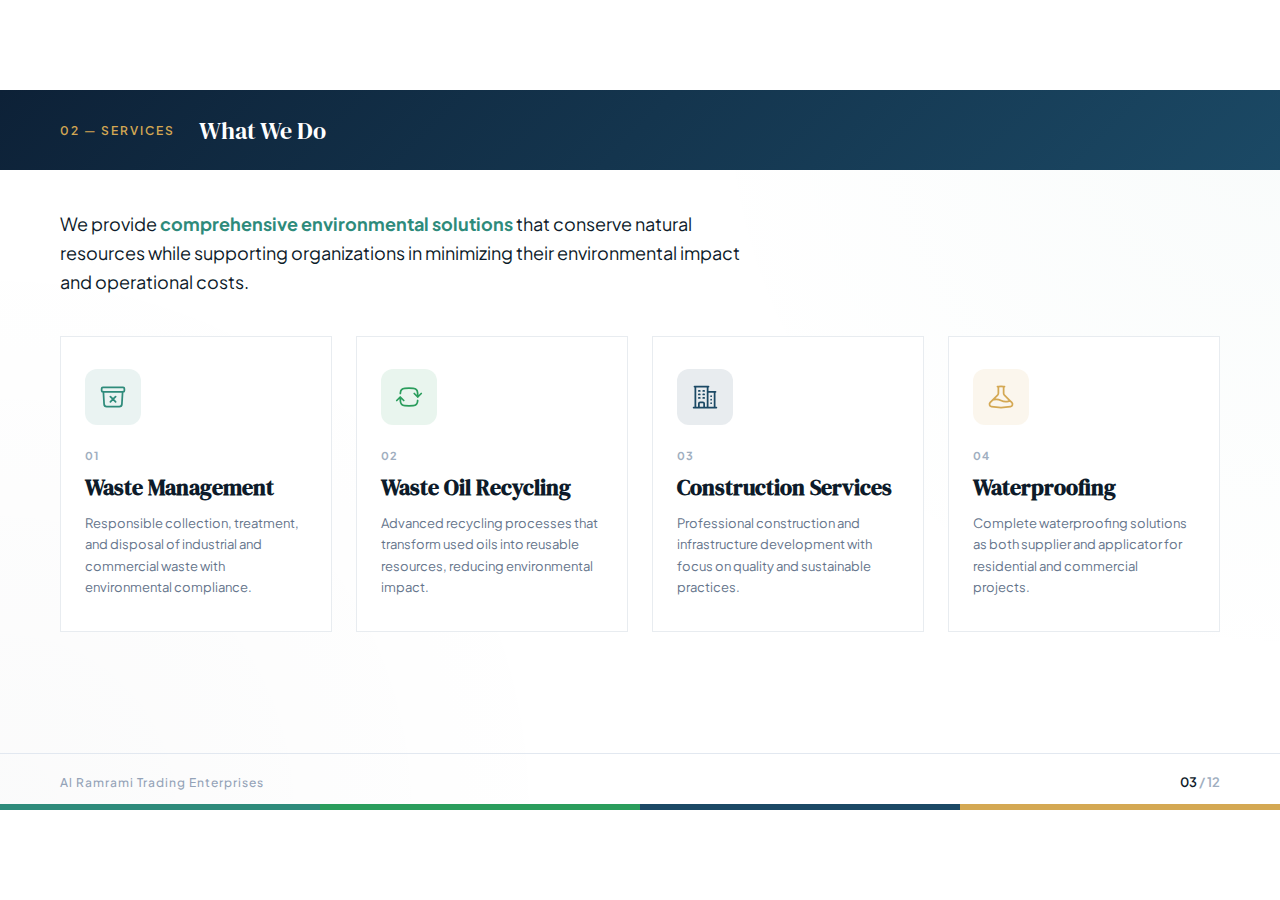
<file: slide03-services.html>
<!DOCTYPE html>
<html lang="en">
<head>
    <meta charset="UTF-8">
    <meta name="viewport" content="width=device-width, initial-scale=1.0">
    <title>Al Ramrami - Our Services</title>
    <link href="https://fonts.googleapis.com/css2?family=DM+Serif+Display&family=Plus+Jakarta+Sans:wght@400;500;600;700&display=swap" rel="stylesheet">
    <style>
        * {
            margin: 0;
            padding: 0;
            box-sizing: border-box;
        }

        :root {
            --deep-navy: #0D1B2A;
            --ocean-blue: #1B4965;
            --teal: #2E8B7B;
            --emerald: #2A9D5C;
            --gold: #D4A853;
            --cream: #F8F6F2;
            --white: #FFFFFF;
        }

        html, body {
            margin: 0;
            padding: 0;
            width: 100%;
            height: 100%;
            overflow: hidden;
            background: var(--white);
        }

        .slide {
            width: 1280px;
            height: 720px;
            background: var(--white);
            position: absolute;
            top: 50%;
            left: 50%;
            overflow: hidden;
            font-family: 'Plus Jakarta Sans', sans-serif;
            transform-origin: center center;
            transform: translate(-50%, -50%);
        }

        /* Background texture */
        .bg-texture {
            position: absolute;
            top: 0;
            left: 0;
            right: 0;
            bottom: 0;
            background: 
                radial-gradient(circle at 100% 0%, rgba(46, 139, 123, 0.03) 0%, transparent 40%),
                radial-gradient(circle at 0% 100%, rgba(13, 27, 42, 0.02) 0%, transparent 40%);
        }

        /* Top header bar */
        .header {
            position: absolute;
            top: 0;
            left: 0;
            right: 0;
            height: 80px;
            background: linear-gradient(135deg, #0D2137 0%, #1B4965 100%);
            display: flex;
            align-items: center;
            justify-content: space-between;
            padding: 0 60px;
        }

        .header-left {
            display: flex;
            align-items: center;
            gap: 24px;
        }

        .section-number {
            font-size: 12px;
            font-weight: 600;
            color: var(--gold);
            letter-spacing: 2px;
        }

        .section-title {
            font-family: 'DM Serif Display', serif;
            font-size: 24px;
            color: var(--white);
        }

        /* Main content */
        .main-content {
            position: absolute;
            top: 120px;
            left: 60px;
            right: 60px;
            bottom: 60px;
        }

        /* Intro text */
        .intro {
            font-size: 18px;
            color: var(--deep-navy);
            line-height: 1.6;
            max-width: 700px;
            margin-bottom: 40px;
        }

        .intro strong {
            color: var(--teal);
        }

        /* Services grid */
        .services-grid {
            display: grid;
            grid-template-columns: repeat(4, 1fr);
            gap: 24px;
        }

        .service-card {
            background: var(--white);
            border: 1px solid #E8ECF0;
            padding: 32px 24px;
            position: relative;
            transition: all 0.3s ease;
        }

        .service-card::before {
            content: '';
            position: absolute;
            top: 0;
            left: 0;
            right: 0;
            height: 4px;
            background: var(--teal);
            transform: scaleX(0);
            transform-origin: left;
            transition: transform 0.3s ease;
        }

        .service-card:nth-child(2)::before { background: var(--emerald); }
        .service-card:nth-child(3)::before { background: var(--ocean-blue); }
        .service-card:nth-child(4)::before { background: var(--gold); }

        .service-card:hover::before {
            transform: scaleX(1);
        }

        .service-card:hover {
            box-shadow: 0 8px 32px rgba(13, 27, 42, 0.08);
            transform: translateY(-4px);
        }

        .service-icon {
            width: 56px;
            height: 56px;
            background: var(--cream);
            border-radius: 12px;
            display: flex;
            align-items: center;
            justify-content: center;
            margin-bottom: 24px;
        }

        .service-card:nth-child(1) .service-icon { background: rgba(46, 139, 123, 0.1); }
        .service-card:nth-child(2) .service-icon { background: rgba(42, 157, 92, 0.1); }
        .service-card:nth-child(3) .service-icon { background: rgba(27, 73, 101, 0.1); }
        .service-card:nth-child(4) .service-icon { background: rgba(212, 168, 83, 0.1); }

        .service-icon svg {
            width: 28px;
            height: 28px;
        }

        .service-card:nth-child(1) .service-icon svg { stroke: var(--teal); }
        .service-card:nth-child(2) .service-icon svg { stroke: var(--emerald); }
        .service-card:nth-child(3) .service-icon svg { stroke: var(--ocean-blue); }
        .service-card:nth-child(4) .service-icon svg { stroke: var(--gold); }

        .service-number {
            font-size: 11px;
            font-weight: 700;
            color: #A0AEC0;
            letter-spacing: 1px;
            margin-bottom: 12px;
        }

        .service-name {
            font-family: 'DM Serif Display', serif;
            font-size: 22px;
            color: var(--deep-navy);
            margin-bottom: 12px;
            line-height: 1.2;
        }

        .service-desc {
            font-size: 13px;
            color: #64748B;
            line-height: 1.65;
        }

        /* Bottom accent */
        .bottom-accent {
            position: absolute;
            bottom: 0;
            left: 0;
            right: 0;
            height: 6px;
            background: linear-gradient(90deg, var(--teal) 25%, var(--emerald) 25%, var(--emerald) 50%, var(--ocean-blue) 50%, var(--ocean-blue) 75%, var(--gold) 75%);
        }

        /* Bottom bar */
        .bottom-bar {
            position: absolute;
            bottom: 0;
            left: 0;
            right: 0;
            padding: 20px 60px;
            display: flex;
            justify-content: space-between;
            align-items: center;
            border-top: 1px solid #E2E8F0;
        }
        .company-name {
            font-size: 12px;
            font-weight: 500;
            color: #94A3B8;
            letter-spacing: 1px;
        }
        .page-number {
            font-size: 13px;
            font-weight: 600;
            color: var(--deep-navy);
        }
        .page-number span {
            color: #A0AEC0;
        }
    </style>
</head>
<body>
    <div class="slide">
        <div class="bg-texture"></div>
        
        <div class="header">
            <div class="header-left">
                <span class="section-number">02 — SERVICES</span>
                <span class="section-title">What We Do</span>
            </div>
        </div>

        <div class="main-content">
            <p class="intro">
                We provide <strong>comprehensive environmental solutions</strong> that conserve natural resources while supporting organizations in minimizing their environmental impact and operational costs.
            </p>

            <div class="services-grid">
                <div class="service-card">
                    <div class="service-icon">
                        <svg fill="none" viewBox="0 0 24 24" stroke-width="1.5">
                            <path stroke-linecap="round" stroke-linejoin="round" d="M20.25 7.5l-.625 10.632a2.25 2.25 0 01-2.247 2.118H6.622a2.25 2.25 0 01-2.247-2.118L3.75 7.5m6 4.125l2.25 2.25m0 0l2.25 2.25M12 13.875l2.25-2.25M12 13.875l-2.25 2.25M3.375 7.5h17.25c.621 0 1.125-.504 1.125-1.125v-1.5c0-.621-.504-1.125-1.125-1.125H3.375c-.621 0-1.125.504-1.125 1.125v1.5c0 .621.504 1.125 1.125 1.125z" />
                        </svg>
                    </div>
                    <div class="service-number">01</div>
                    <h3 class="service-name">Waste Management</h3>
                    <p class="service-desc">Responsible collection, treatment, and disposal of industrial and commercial waste with environmental compliance.</p>
                </div>

                <div class="service-card">
                    <div class="service-icon">
                        <svg fill="none" viewBox="0 0 24 24" stroke-width="1.5">
                            <path stroke-linecap="round" stroke-linejoin="round" d="M19.5 12c0-1.232-.046-2.453-.138-3.662a4.006 4.006 0 00-3.7-3.7 48.678 48.678 0 00-7.324 0 4.006 4.006 0 00-3.7 3.7c-.017.22-.032.441-.046.662M19.5 12l3-3m-3 3l-3-3m-12 3c0 1.232.046 2.453.138 3.662a4.006 4.006 0 003.7 3.7 48.656 48.656 0 007.324 0 4.006 4.006 0 003.7-3.7c.017-.22.032-.441.046-.662M4.5 12l3 3m-3-3l-3 3" />
                        </svg>
                    </div>
                    <div class="service-number">02</div>
                    <h3 class="service-name">Waste Oil Recycling</h3>
                    <p class="service-desc">Advanced recycling processes that transform used oils into reusable resources, reducing environmental impact.</p>
                </div>

                <div class="service-card">
                    <div class="service-icon">
                        <svg fill="none" viewBox="0 0 24 24" stroke-width="1.5">
                            <path stroke-linecap="round" stroke-linejoin="round" d="M2.25 21h19.5m-18-18v18m10.5-18v18m6-13.5V21M6.75 6.75h.75m-.75 3h.75m-.75 3h.75m3-6h.75m-.75 3h.75m-.75 3h.75M6.75 21v-3.375c0-.621.504-1.125 1.125-1.125h2.25c.621 0 1.125.504 1.125 1.125V21M3 3h12m-.75 4.5H21m-3.75 3.75h.008v.008h-.008v-.008zm0 3h.008v.008h-.008v-.008zm0 3h.008v.008h-.008v-.008z" />
                        </svg>
                    </div>
                    <div class="service-number">03</div>
                    <h3 class="service-name">Construction Services</h3>
                    <p class="service-desc">Professional construction and infrastructure development with focus on quality and sustainable practices.</p>
                </div>

                <div class="service-card">
                    <div class="service-icon">
                        <svg fill="none" viewBox="0 0 24 24" stroke-width="1.5">
                            <path stroke-linecap="round" stroke-linejoin="round" d="M9.75 3.104v5.714a2.25 2.25 0 01-.659 1.591L5 14.5M9.75 3.104c-.251.023-.501.05-.75.082m.75-.082a24.301 24.301 0 014.5 0m0 0v5.714c0 .597.237 1.17.659 1.591L19.8 15.3M14.25 3.104c.251.023.501.05.75.082M19.8 15.3l-1.57.393A9.065 9.065 0 0112 15a9.065 9.065 0 00-6.23-.693L5 14.5m14.8.8l1.402 1.402c1.232 1.232.65 3.318-1.067 3.611A48.309 48.309 0 0112 21c-2.773 0-5.491-.235-8.135-.687-1.718-.293-2.3-2.379-1.067-3.61L5 14.5" />
                        </svg>
                    </div>
                    <div class="service-number">04</div>
                    <h3 class="service-name">Waterproofing</h3>
                    <p class="service-desc">Complete waterproofing solutions as both supplier and applicator for residential and commercial projects.</p>
                </div>
            </div>
        </div>

        <div class="bottom-accent"></div>
        <div class="bottom-bar">
            <span class="company-name">Al Ramrami Trading Enterprises</span>
            <span class="page-number">03 <span>/ 12</span></span>
        </div>
    </div>
    <script>
        function scaleSlide() {
            const slide = document.querySelector('.slide');
            const vw = window.innerWidth;
            const vh = window.innerHeight;
            const scale = Math.min(vw / 1280, vh / 720);
            slide.style.transform = `translate(-50%, -50%) scale(${scale})`;
        }
        scaleSlide();
        window.addEventListener('resize', scaleSlide);
    </script>
</body>
</html>
</file>
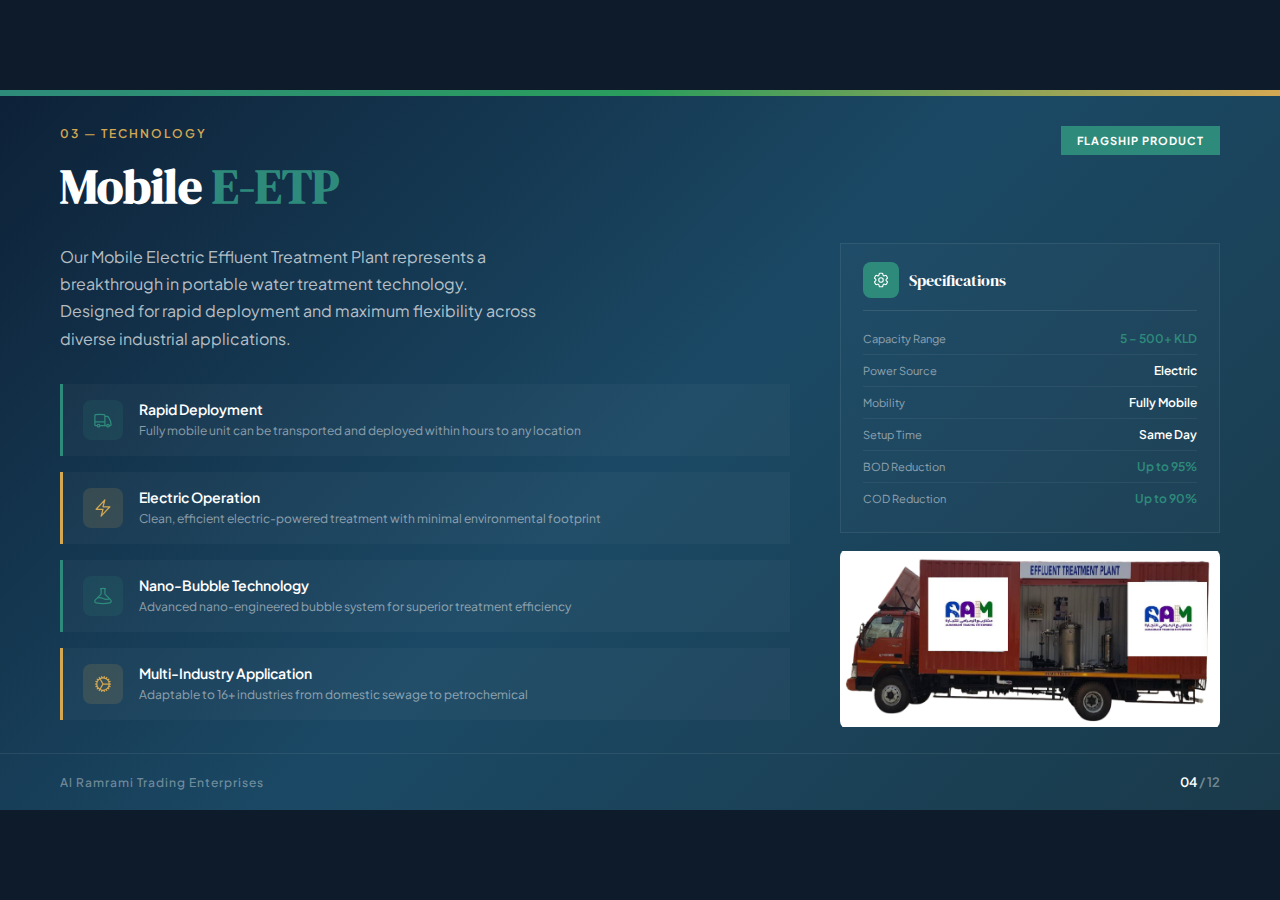
<file: slide04-mobile-eetp.html>
<!DOCTYPE html>
<html lang="en">
<head>
    <meta charset="UTF-8">
    <meta name="viewport" content="width=device-width, initial-scale=1.0">
    <title>Al Ramrami - Mobile E-ETP</title>
    <link href="https://fonts.googleapis.com/css2?family=DM+Serif+Display&family=Plus+Jakarta+Sans:wght@400;500;600;700&display=swap" rel="stylesheet">
    <style>
        * {
            margin: 0;
            padding: 0;
            box-sizing: border-box;
        }

        :root {
            --deep-navy: #0D1B2A;
            --ocean-blue: #1B4965;
            --teal: #2E8B7B;
            --emerald: #2A9D5C;
            --gold: #D4A853;
            --cream: #F8F6F2;
            --white: #FFFFFF;
        }

        html, body {
            margin: 0;
            padding: 0;
            width: 100%;
            height: 100%;
            overflow: hidden;
            background: #0D1B2A;
        }

        .slide {
            width: 1280px;
            height: 720px;
            background: linear-gradient(135deg, #0D2137 0%, #1B4965 50%, #1A3A4A 100%);
            position: absolute;
            top: 50%;
            left: 50%;
            overflow: hidden;
            font-family: 'Plus Jakarta Sans', sans-serif;
            transform-origin: center center;
            transform: translate(-50%, -50%);
        }

        /* Top bar */
        .top-bar {
            position: absolute;
            top: 0;
            left: 0;
            right: 0;
            height: 6px;
            background: linear-gradient(90deg, var(--teal) 0%, var(--emerald) 50%, var(--gold) 100%);
        }

        /* Header */
        .header {
            padding: 36px 60px 0 60px;
            display: flex;
            justify-content: space-between;
            align-items: flex-start;
        }

        .header-left {
            display: flex;
            flex-direction: column;
            gap: 12px;
        }

        .section-label {
            font-size: 12px;
            font-weight: 600;
            color: var(--gold);
            letter-spacing: 2px;
            text-transform: uppercase;
        }

        .section-title {
            font-family: 'DM Serif Display', serif;
            font-size: 48px;
            color: var(--white);
        }

        .section-title span {
            color: var(--teal);
        }

        .header-right {
            text-align: right;
        }

        .badge {
            display: inline-block;
            padding: 8px 16px;
            background: var(--teal);
            font-size: 11px;
            font-weight: 700;
            color: var(--white);
            letter-spacing: 1px;
            text-transform: uppercase;
        }

        /* Main content */
        .main-content {
            padding: 24px 60px;
            display: flex;
            gap: 50px;
        }

        /* Left content */
        .left-content {
            flex: 1;
        }

        .intro-text {
            font-size: 16px;
            color: rgba(255, 255, 255, 0.7);
            line-height: 1.7;
            margin-bottom: 32px;
            max-width: 480px;
        }

        .features-list {
            display: flex;
            flex-direction: column;
            gap: 16px;
        }

        .feature-item {
            display: flex;
            align-items: flex-start;
            gap: 16px;
            padding: 16px 20px;
            background: rgba(255, 255, 255, 0.03);
            border-left: 3px solid var(--teal);
        }

        .feature-item:nth-child(even) {
            border-left-color: var(--gold);
        }

        .feature-icon {
            width: 40px;
            height: 40px;
            background: rgba(46, 139, 123, 0.15);
            border-radius: 8px;
            display: flex;
            align-items: center;
            justify-content: center;
            flex-shrink: 0;
        }

        .feature-item:nth-child(even) .feature-icon {
            background: rgba(212, 168, 83, 0.15);
        }

        .feature-icon svg {
            width: 20px;
            height: 20px;
            stroke: var(--teal);
        }

        .feature-item:nth-child(even) .feature-icon svg {
            stroke: var(--gold);
        }

        .feature-text h4 {
            font-size: 14px;
            font-weight: 600;
            color: var(--white);
            margin-bottom: 4px;
        }

        .feature-text p {
            font-size: 12px;
            color: rgba(255, 255, 255, 0.5);
            line-height: 1.5;
        }

        /* Right content - specs panel + image container */
        .right-content {
            width: 380px;
            display: flex;
            flex-direction: column;
            gap: 16px;
        }

        .specs-panel {
            background: rgba(255, 255, 255, 0.02);
            border: 1px solid rgba(255, 255, 255, 0.08);
            padding: 18px 22px;
        }

        .specs-header {
            display: flex;
            align-items: center;
            gap: 10px;
            margin-bottom: 12px;
            padding-bottom: 12px;
            border-bottom: 1px solid rgba(255, 255, 255, 0.1);
        }

        .specs-icon {
            width: 36px;
            height: 36px;
            background: var(--teal);
            border-radius: 8px;
            display: flex;
            align-items: center;
            justify-content: center;
        }

        .specs-icon svg {
            width: 18px;
            height: 18px;
            stroke: var(--white);
        }

        .specs-title {
            font-family: 'DM Serif Display', serif;
            font-size: 16px;
            color: var(--white);
        }

        .spec-row {
            display: flex;
            justify-content: space-between;
            align-items: center;
            padding: 8px 0;
            border-bottom: 1px solid rgba(255, 255, 255, 0.06);
        }

        .spec-row:last-child {
            border-bottom: none;
        }

        .spec-label {
            font-size: 11px;
            color: rgba(255, 255, 255, 0.5);
        }

        .spec-value {
            font-size: 12px;
            font-weight: 600;
            color: var(--white);
        }

        .spec-value.highlight {
            color: var(--teal);
        }

        /* Image container - below specs panel */
        .image-container {
            flex: 1;
            min-height: 180px;
            border-radius: 8px;
            overflow: hidden;
            display: flex;
            align-items: center;
            justify-content: center;
        }

        .image-container img {
            width: 100%;
            height: 100%;
            object-fit: contain;
        }

        /* Bottom bar */
        .bottom-bar {
            position: absolute;
            bottom: 0;
            left: 0;
            right: 0;
            padding: 20px 60px;
            display: flex;
            justify-content: space-between;
            align-items: center;
            border-top: 1px solid rgba(255, 255, 255, 0.08);
        }

        .company-name {
            font-size: 12px;
            font-weight: 500;
            color: rgba(255, 255, 255, 0.4);
            letter-spacing: 1px;
        }

        .page-number {
            font-size: 13px;
            font-weight: 600;
            color: var(--white);
        }

        .page-number span {
            color: rgba(255, 255, 255, 0.4);
        }
    </style>
</head>
<body>
    <div class="slide">
        <div class="top-bar"></div>

        <div class="header">
            <div class="header-left">
                <span class="section-label">03 — Technology</span>
                <h2 class="section-title">Mobile <span>E-ETP</span></h2>
            </div>
            <div class="header-right">
                <span class="badge">Flagship Product</span>
            </div>
        </div>

        <div class="main-content">
            <div class="left-content">
                <p class="intro-text">
                    Our Mobile Electric Effluent Treatment Plant represents a breakthrough in portable water treatment technology. Designed for rapid deployment and maximum flexibility across diverse industrial applications.
                </p>

                <div class="features-list">
                    <div class="feature-item">
                        <div class="feature-icon">
                            <svg fill="none" viewBox="0 0 24 24" stroke-width="1.5">
                                <path stroke-linecap="round" stroke-linejoin="round" d="M8.25 18.75a1.5 1.5 0 01-3 0m3 0a1.5 1.5 0 00-3 0m3 0h6m-9 0H3.375a1.125 1.125 0 01-1.125-1.125V14.25m17.25 4.5a1.5 1.5 0 01-3 0m3 0a1.5 1.5 0 00-3 0m3 0h1.125c.621 0 1.129-.504 1.09-1.124a17.902 17.902 0 00-3.213-9.193 2.056 2.056 0 00-1.58-.86H14.25M16.5 18.75h-2.25m0-11.177v-.958c0-.568-.422-1.048-.987-1.106a48.554 48.554 0 00-10.026 0 1.106 1.106 0 00-.987 1.106v7.635m12-6.677v6.677m0 4.5v-4.5m0 0h-12" />
                            </svg>
                        </div>
                        <div class="feature-text">
                            <h4>Rapid Deployment</h4>
                            <p>Fully mobile unit can be transported and deployed within hours to any location</p>
                        </div>
                    </div>

                    <div class="feature-item">
                        <div class="feature-icon">
                            <svg fill="none" viewBox="0 0 24 24" stroke-width="1.5">
                                <path stroke-linecap="round" stroke-linejoin="round" d="M3.75 13.5l10.5-11.25L12 10.5h8.25L9.75 21.75 12 13.5H3.75z" />
                            </svg>
                        </div>
                        <div class="feature-text">
                            <h4>Electric Operation</h4>
                            <p>Clean, efficient electric-powered treatment with minimal environmental footprint</p>
                        </div>
                    </div>

                    <div class="feature-item">
                        <div class="feature-icon">
                            <svg fill="none" viewBox="0 0 24 24" stroke-width="1.5">
                                <path stroke-linecap="round" stroke-linejoin="round" d="M9.75 3.104v5.714a2.25 2.25 0 01-.659 1.591L5 14.5M9.75 3.104c-.251.023-.501.05-.75.082m.75-.082a24.301 24.301 0 014.5 0m0 0v5.714c0 .597.237 1.17.659 1.591L19.8 15.3M14.25 3.104c.251.023.501.05.75.082M19.8 15.3l-1.57.393A9.065 9.065 0 0112 15a9.065 9.065 0 00-6.23-.693L5 14.5m14.8.8l1.402 1.402c1.232 1.232.65 3.318-1.067 3.611A48.309 48.309 0 0112 21c-2.773 0-5.491-.235-8.135-.687-1.718-.293-2.3-2.379-1.067-3.61L5 14.5" />
                            </svg>
                        </div>
                        <div class="feature-text">
                            <h4>Nano-Bubble Technology</h4>
                            <p>Advanced nano-engineered bubble system for superior treatment efficiency</p>
                        </div>
                    </div>

                    <div class="feature-item">
                        <div class="feature-icon">
                            <svg fill="none" viewBox="0 0 24 24" stroke-width="1.5">
                                <path stroke-linecap="round" stroke-linejoin="round" d="M4.5 12a7.5 7.5 0 0015 0m-15 0a7.5 7.5 0 1115 0m-15 0H3m16.5 0H21m-1.5 0H12m-8.457 3.077l1.41-.513m14.095-5.13l1.41-.513M5.106 17.785l1.15-.964m11.49-9.642l1.149-.964M7.501 19.795l.75-1.3m7.5-12.99l.75-1.3m-6.063 16.658l.26-1.477m2.605-14.772l.26-1.477m0 17.726l-.26-1.477M10.698 4.614l-.26-1.477M16.5 19.794l-.75-1.299M7.5 4.205L12 12m6.894 5.785l-1.149-.964M6.256 7.178l-1.15-.964m15.352 8.864l-1.41-.513M4.954 9.435l-1.41-.514M12.002 12l-3.75 6.495" />
                            </svg>
                        </div>
                        <div class="feature-text">
                            <h4>Multi-Industry Application</h4>
                            <p>Adaptable to 16+ industries from domestic sewage to petrochemical</p>
                        </div>
                    </div>
                </div>
            </div>

            <div class="right-content">
                <div class="specs-panel">
                    <div class="specs-header">
                        <div class="specs-icon">
                            <svg fill="none" viewBox="0 0 24 24" stroke-width="1.5">
                                <path stroke-linecap="round" stroke-linejoin="round" d="M9.594 3.94c.09-.542.56-.94 1.11-.94h2.593c.55 0 1.02.398 1.11.94l.213 1.281c.063.374.313.686.645.87.074.04.147.083.22.127.324.196.72.257 1.075.124l1.217-.456a1.125 1.125 0 011.37.49l1.296 2.247a1.125 1.125 0 01-.26 1.431l-1.003.827c-.293.24-.438.613-.431.992a6.759 6.759 0 010 .255c-.007.378.138.75.43.99l1.005.828c.424.35.534.954.26 1.43l-1.298 2.247a1.125 1.125 0 01-1.369.491l-1.217-.456c-.355-.133-.75-.072-1.076.124a6.57 6.57 0 01-.22.128c-.331.183-.581.495-.644.869l-.213 1.28c-.09.543-.56.941-1.11.941h-2.594c-.55 0-1.02-.398-1.11-.94l-.213-1.281c-.062-.374-.312-.686-.644-.87a6.52 6.52 0 01-.22-.127c-.325-.196-.72-.257-1.076-.124l-1.217.456a1.125 1.125 0 01-1.369-.49l-1.297-2.247a1.125 1.125 0 01.26-1.431l1.004-.827c.292-.24.437-.613.43-.992a6.932 6.932 0 010-.255c.007-.378-.138-.75-.43-.99l-1.004-.828a1.125 1.125 0 01-.26-1.43l1.297-2.247a1.125 1.125 0 011.37-.491l1.216.456c.356.133.751.072 1.076-.124.072-.044.146-.087.22-.128.332-.183.582-.495.644-.869l.214-1.281z" />
                                <path stroke-linecap="round" stroke-linejoin="round" d="M15 12a3 3 0 11-6 0 3 3 0 016 0z" />
                            </svg>
                        </div>
                        <span class="specs-title">Specifications</span>
                    </div>

                    <div class="spec-row">
                        <span class="spec-label">Capacity Range</span>
                        <span class="spec-value highlight">5 – 500+ KLD</span>
                    </div>
                    <div class="spec-row">
                        <span class="spec-label">Power Source</span>
                        <span class="spec-value">Electric</span>
                    </div>
                    <div class="spec-row">
                        <span class="spec-label">Mobility</span>
                        <span class="spec-value">Fully Mobile</span>
                    </div>
                    <div class="spec-row">
                        <span class="spec-label">Setup Time</span>
                        <span class="spec-value">Same Day</span>
                    </div>
                    <div class="spec-row">
                        <span class="spec-label">BOD Reduction</span>
                        <span class="spec-value highlight">Up to 95%</span>
                    </div>
                    <div class="spec-row">
                        <span class="spec-label">COD Reduction</span>
                        <span class="spec-value highlight">Up to 90%</span>
                    </div>
                </div>

                <!-- Vehicle Image -->
                <div class="image-container">
                    <img src="etp-vehichle.png" alt="Mobile E-ETP Vehicle">
                </div>
            </div>
        </div>

        <div class="bottom-bar">
            <span class="company-name">Al Ramrami Trading Enterprises</span>
            <span class="page-number">04 <span>/ 12</span></span>
        </div>
    </div>
    <script>
        function scaleSlide() {
            const slide = document.querySelector('.slide');
            const vw = window.innerWidth;
            const vh = window.innerHeight;
            const scale = Math.min(vw / 1280, vh / 720);
            slide.style.transform = `translate(-50%, -50%) scale(${scale})`;
        }
        scaleSlide();
        window.addEventListener('resize', scaleSlide);
    </script>
</body>
</html>
</file>
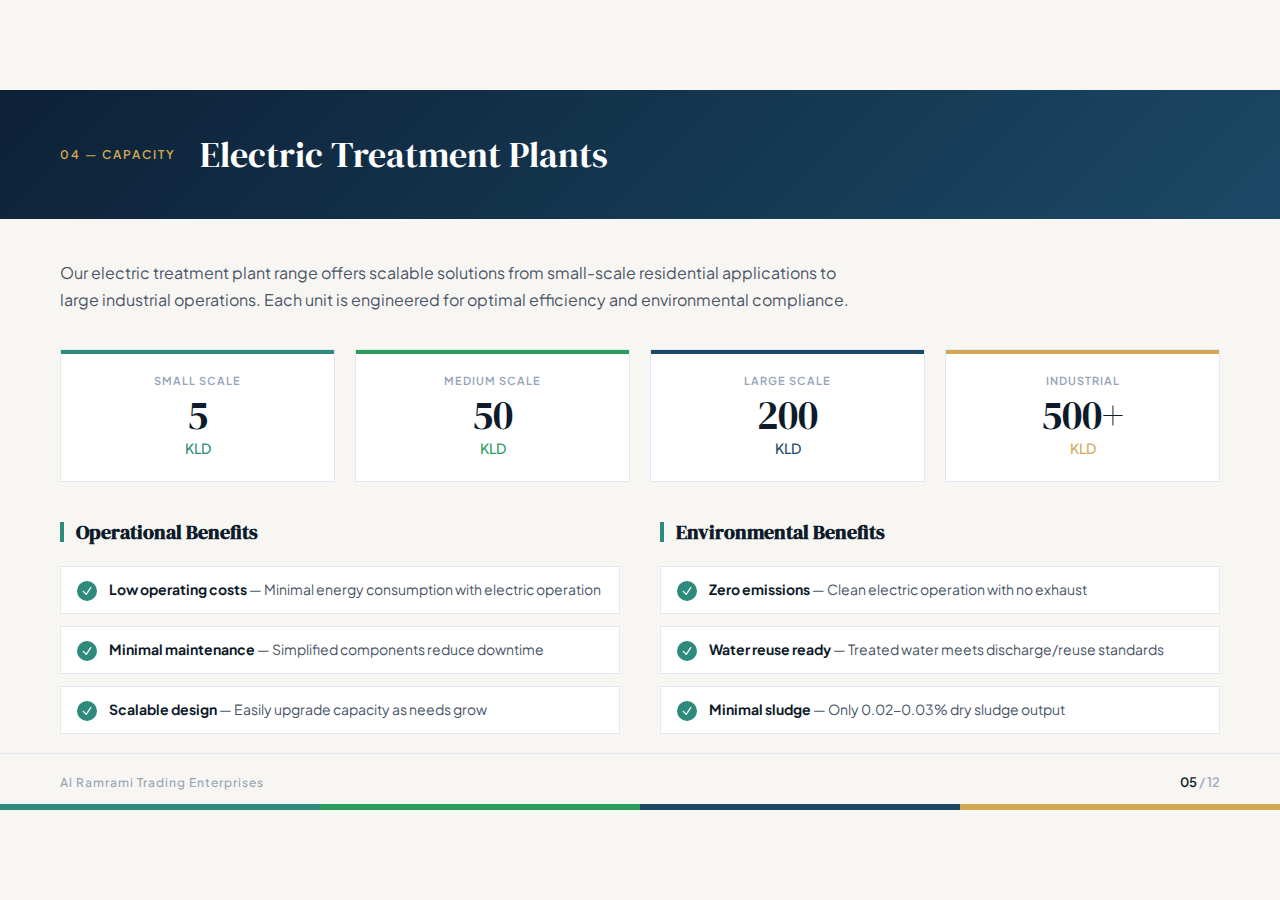
<file: slide05-electric-plants.html>
<!DOCTYPE html>
<html lang="en">
<head>
    <meta charset="UTF-8">
    <meta name="viewport" content="width=device-width, initial-scale=1.0">
    <title>Al Ramrami - Electric Treatment Plants</title>
    <link href="https://fonts.googleapis.com/css2?family=DM+Serif+Display&family=Plus+Jakarta+Sans:wght@400;500;600;700&display=swap" rel="stylesheet">
    <style>
        * { margin: 0; padding: 0; box-sizing: border-box; }
        html, body {
            width: 100%;
            height: 100%;
            overflow: hidden;
            background: #F8F6F2;
        }
        :root {
            --deep-navy: #0D1B2A;
            --ocean-blue: #1B4965;
            --teal: #2E8B7B;
            --emerald: #2A9D5C;
            --gold: #D4A853;
            --cream: #F8F6F2;
            --white: #FFFFFF;
        }
        .slide {
            width: 1280px;
            height: 720px;
            background: var(--cream);
            position: absolute;
            top: 50%;
            left: 50%;
            overflow: hidden;
            font-family: 'Plus Jakarta Sans', sans-serif;
            transform-origin: center center;
            transform: translate(-50%, -50%);
        }
        .header {
            background: linear-gradient(135deg, #0D2137 0%, #1B4965 100%);
            padding: 40px 60px;
            display: flex;
            justify-content: space-between;
            align-items: center;
        }
        .header-content {
            display: flex;
            align-items: center;
            gap: 24px;
        }
        .section-label {
            font-size: 12px;
            font-weight: 600;
            color: var(--gold);
            letter-spacing: 2px;
            text-transform: uppercase;
        }
        .section-title {
            font-family: 'DM Serif Display', serif;
            font-size: 36px;
            color: var(--white);
        }
        .main-content {
            padding: 40px 60px;
        }
        .intro-text {
            font-size: 16px;
            color: #4A5568;
            line-height: 1.7;
            max-width: 800px;
            margin-bottom: 36px;
        }
        .capacity-grid {
            display: grid;
            grid-template-columns: repeat(4, 1fr);
            gap: 20px;
            margin-bottom: 36px;
        }
        .capacity-card {
            background: var(--white);
            border: 1px solid #E2E8F0;
            padding: 24px;
            position: relative;
            text-align: center;
        }
        .capacity-card::before {
            content: '';
            position: absolute;
            top: 0;
            left: 0;
            right: 0;
            height: 4px;
            background: var(--teal);
        }
        .capacity-card:nth-child(2)::before { background: var(--emerald); }
        .capacity-card:nth-child(3)::before { background: var(--ocean-blue); }
        .capacity-card:nth-child(4)::before { background: var(--gold); }
        .capacity-label {
            font-size: 11px;
            font-weight: 600;
            color: #94A3B8;
            letter-spacing: 1px;
            text-transform: uppercase;
            margin-bottom: 8px;
        }
        .capacity-value {
            font-family: 'DM Serif Display', serif;
            font-size: 40px;
            color: var(--deep-navy);
            line-height: 1;
            margin-bottom: 4px;
        }
        .capacity-unit {
            font-size: 14px;
            font-weight: 500;
            color: var(--teal);
        }
        .capacity-card:nth-child(2) .capacity-unit { color: var(--emerald); }
        .capacity-card:nth-child(3) .capacity-unit { color: var(--ocean-blue); }
        .capacity-card:nth-child(4) .capacity-unit { color: var(--gold); }
        .benefits-section {
            display: grid;
            grid-template-columns: 1fr 1fr;
            gap: 40px;
        }
        .benefits-column h3 {
            font-family: 'DM Serif Display', serif;
            font-size: 20px;
            color: var(--deep-navy);
            margin-bottom: 20px;
            display: flex;
            align-items: center;
            gap: 12px;
        }
        .benefits-column h3::before {
            content: '';
            width: 4px;
            height: 20px;
            background: var(--teal);
        }
        .benefit-list {
            list-style: none;
            display: flex;
            flex-direction: column;
            gap: 12px;
        }
        .benefit-item {
            display: flex;
            align-items: flex-start;
            gap: 12px;
            padding: 12px 16px;
            background: var(--white);
            border: 1px solid #E2E8F0;
        }
        .benefit-check {
            width: 20px;
            height: 20px;
            background: var(--teal);
            border-radius: 50%;
            display: flex;
            align-items: center;
            justify-content: center;
            flex-shrink: 0;
            margin-top: 2px;
        }
        .benefit-check svg {
            width: 12px;
            height: 12px;
            stroke: var(--white);
        }
        .benefit-text {
            font-size: 14px;
            color: #4A5568;
            line-height: 1.5;
        }
        .benefit-text strong {
            color: var(--deep-navy);
        }
        .bottom-accent {
            position: absolute;
            bottom: 0;
            left: 0;
            right: 0;
            height: 6px;
            background: linear-gradient(90deg, var(--teal) 25%, var(--emerald) 25%, var(--emerald) 50%, var(--ocean-blue) 50%, var(--ocean-blue) 75%, var(--gold) 75%);
        }
        .bottom-bar {
            position: absolute;
            bottom: 0;
            left: 0;
            right: 0;
            padding: 20px 60px;
            display: flex;
            justify-content: space-between;
            align-items: center;
            border-top: 1px solid #E2E8F0;
        }
        .company-name {
            font-size: 12px;
            font-weight: 500;
            color: #94A3B8;
            letter-spacing: 1px;
        }
        .page-number {
            font-size: 13px;
            font-weight: 600;
            color: var(--deep-navy);
        }
        .page-number span {
            color: #A0AEC0;
        }
    </style>
</head>
<body>
    <div class="slide">
        <div class="header">
            <div class="header-content">
                <span class="section-label">04 — Capacity</span>
                <span class="section-title">Electric Treatment Plants</span>
            </div>
        </div>
        <div class="main-content">
            <p class="intro-text">
                Our electric treatment plant range offers scalable solutions from small-scale residential applications to large industrial operations. Each unit is engineered for optimal efficiency and environmental compliance.
            </p>
            <div class="capacity-grid">
                <div class="capacity-card">
                    <div class="capacity-label">Small Scale</div>
                    <div class="capacity-value">5</div>
                    <div class="capacity-unit">KLD</div>
                </div>
                <div class="capacity-card">
                    <div class="capacity-label">Medium Scale</div>
                    <div class="capacity-value">50</div>
                    <div class="capacity-unit">KLD</div>
                </div>
                <div class="capacity-card">
                    <div class="capacity-label">Large Scale</div>
                    <div class="capacity-value">200</div>
                    <div class="capacity-unit">KLD</div>
                </div>
                <div class="capacity-card">
                    <div class="capacity-label">Industrial</div>
                    <div class="capacity-value">500+</div>
                    <div class="capacity-unit">KLD</div>
                </div>
            </div>
            <div class="benefits-section">
                <div class="benefits-column">
                    <h3>Operational Benefits</h3>
                    <ul class="benefit-list">
                        <li class="benefit-item">
                            <div class="benefit-check"><svg fill="none" viewBox="0 0 24 24" stroke-width="2.5"><path stroke-linecap="round" stroke-linejoin="round" d="M4.5 12.75l6 6 9-13.5" /></svg></div>
                            <span class="benefit-text"><strong>Low operating costs</strong> — Minimal energy consumption with electric operation</span>
                        </li>
                        <li class="benefit-item">
                            <div class="benefit-check"><svg fill="none" viewBox="0 0 24 24" stroke-width="2.5"><path stroke-linecap="round" stroke-linejoin="round" d="M4.5 12.75l6 6 9-13.5" /></svg></div>
                            <span class="benefit-text"><strong>Minimal maintenance</strong> — Simplified components reduce downtime</span>
                        </li>
                        <li class="benefit-item">
                            <div class="benefit-check"><svg fill="none" viewBox="0 0 24 24" stroke-width="2.5"><path stroke-linecap="round" stroke-linejoin="round" d="M4.5 12.75l6 6 9-13.5" /></svg></div>
                            <span class="benefit-text"><strong>Scalable design</strong> — Easily upgrade capacity as needs grow</span>
                        </li>
                    </ul>
                </div>
                <div class="benefits-column">
                    <h3>Environmental Benefits</h3>
                    <ul class="benefit-list">
                        <li class="benefit-item">
                            <div class="benefit-check"><svg fill="none" viewBox="0 0 24 24" stroke-width="2.5"><path stroke-linecap="round" stroke-linejoin="round" d="M4.5 12.75l6 6 9-13.5" /></svg></div>
                            <span class="benefit-text"><strong>Zero emissions</strong> — Clean electric operation with no exhaust</span>
                        </li>
                        <li class="benefit-item">
                            <div class="benefit-check"><svg fill="none" viewBox="0 0 24 24" stroke-width="2.5"><path stroke-linecap="round" stroke-linejoin="round" d="M4.5 12.75l6 6 9-13.5" /></svg></div>
                            <span class="benefit-text"><strong>Water reuse ready</strong> — Treated water meets discharge/reuse standards</span>
                        </li>
                        <li class="benefit-item">
                            <div class="benefit-check"><svg fill="none" viewBox="0 0 24 24" stroke-width="2.5"><path stroke-linecap="round" stroke-linejoin="round" d="M4.5 12.75l6 6 9-13.5" /></svg></div>
                            <span class="benefit-text"><strong>Minimal sludge</strong> — Only 0.02-0.03% dry sludge output</span>
                        </li>
                    </ul>
                </div>
            </div>
        </div>
        <div class="bottom-accent"></div>
        <div class="bottom-bar">
            <span class="company-name">Al Ramrami Trading Enterprises</span>
            <span class="page-number">05 <span>/ 12</span></span>
        </div>
    </div>
    <script>
        function scaleSlide() {
            const slide = document.querySelector('.slide');
            const vw = window.innerWidth;
            const vh = window.innerHeight;
            const scale = Math.min(vw / 1280, vh / 720);
            slide.style.transform = `translate(-50%, -50%) scale(${scale})`;
        }
        scaleSlide();
        window.addEventListener('resize', scaleSlide);
    </script>
</body>
</html>
</file>
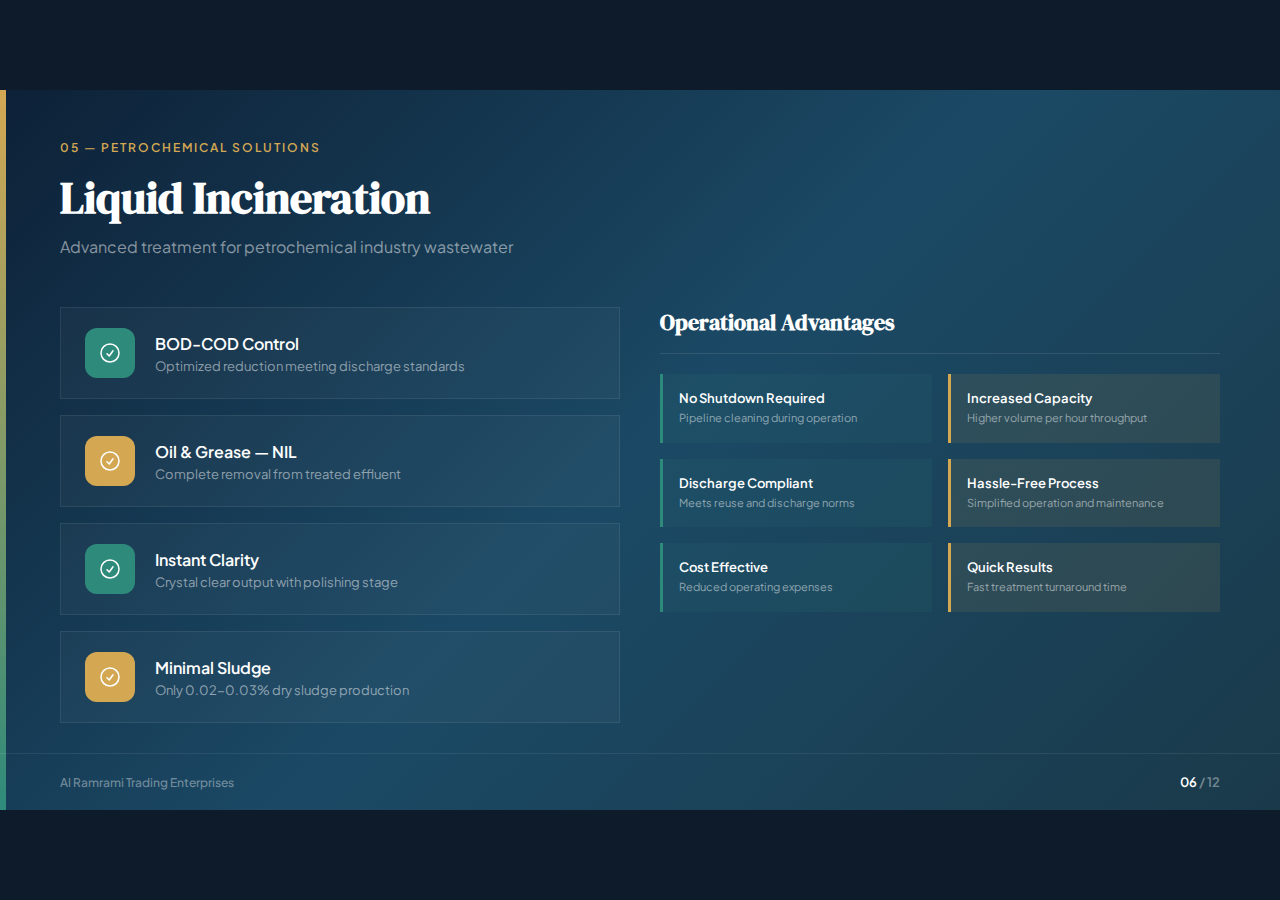
<file: slide06-liquid-incineration.html>
<!DOCTYPE html>
<html lang="en">
<head>
    <meta charset="UTF-8">
    <meta name="viewport" content="width=device-width, initial-scale=1.0">
    <title>Al Ramrami - Liquid Incineration</title>
    <link href="https://fonts.googleapis.com/css2?family=DM+Serif+Display&family=Plus+Jakarta+Sans:wght@400;500;600;700&display=swap" rel="stylesheet">
    <style>
        * { margin: 0; padding: 0; box-sizing: border-box; }
        html, body { width: 100%; height: 100%; overflow: hidden; background: #0D1B2A; }
        :root {
            --deep-navy: #0D1B2A;
            --ocean-blue: #1B4965;
            --teal: #2E8B7B;
            --emerald: #2A9D5C;
            --gold: #D4A853;
            --cream: #F8F6F2;
            --white: #FFFFFF;
        }
        .slide {
            width: 1280px;
            height: 720px;
            background: linear-gradient(135deg, #0D2137 0%, #1B4965 50%, #1A3A4A 100%);
            position: absolute;
            top: 50%;
            left: 50%;
            overflow: hidden;
            font-family: 'Plus Jakarta Sans', sans-serif;
            transform-origin: center center;
            transform: translate(-50%, -50%);
        }
        .accent-bar {
            position: absolute;
            left: 0;
            top: 0;
            bottom: 0;
            width: 6px;
            background: linear-gradient(180deg, var(--gold) 0%, var(--teal) 100%);
        }
        .header {
            padding: 50px 60px 30px 60px;
        }
        .section-label {
            font-size: 12px;
            font-weight: 600;
            color: var(--gold);
            letter-spacing: 2px;
            text-transform: uppercase;
            margin-bottom: 12px;
        }
        .section-title {
            font-family: 'DM Serif Display', serif;
            font-size: 44px;
            color: var(--white);
            margin-bottom: 8px;
        }
        .section-subtitle {
            font-size: 16px;
            color: rgba(255, 255, 255, 0.5);
        }
        .main-content {
            padding: 20px 60px;
            display: grid;
            grid-template-columns: 1fr 1fr;
            gap: 40px;
        }
        .left-column {
            display: flex;
            flex-direction: column;
            gap: 16px;
        }
        .result-card {
            background: rgba(255, 255, 255, 0.03);
            border: 1px solid rgba(255, 255, 255, 0.08);
            padding: 20px 24px;
            display: flex;
            align-items: center;
            gap: 20px;
        }
        .result-icon {
            width: 50px;
            height: 50px;
            background: var(--teal);
            border-radius: 12px;
            display: flex;
            align-items: center;
            justify-content: center;
            flex-shrink: 0;
        }
        .result-card:nth-child(even) .result-icon {
            background: var(--gold);
        }
        .result-icon svg {
            width: 24px;
            height: 24px;
            stroke: var(--white);
        }
        .result-content h4 {
            font-size: 16px;
            font-weight: 600;
            color: var(--white);
            margin-bottom: 4px;
        }
        .result-content p {
            font-size: 13px;
            color: rgba(255, 255, 255, 0.5);
        }
        .right-column h3 {
            font-family: 'DM Serif Display', serif;
            font-size: 22px;
            color: var(--white);
            margin-bottom: 20px;
            padding-bottom: 16px;
            border-bottom: 1px solid rgba(255, 255, 255, 0.1);
        }
        .benefit-grid {
            display: grid;
            grid-template-columns: 1fr 1fr;
            gap: 16px;
        }
        .benefit-item {
            background: rgba(46, 139, 123, 0.1);
            padding: 16px;
            border-left: 3px solid var(--teal);
        }
        .benefit-item:nth-child(even) {
            background: rgba(212, 168, 83, 0.1);
            border-left-color: var(--gold);
        }
        .benefit-item h5 {
            font-size: 13px;
            font-weight: 600;
            color: var(--white);
            margin-bottom: 4px;
        }
        .benefit-item p {
            font-size: 11px;
            color: rgba(255, 255, 255, 0.5);
            line-height: 1.5;
        }
        .bottom-bar {
            position: absolute;
            bottom: 0;
            left: 0;
            right: 0;
            padding: 20px 60px;
            display: flex;
            justify-content: space-between;
            align-items: center;
            border-top: 1px solid rgba(255, 255, 255, 0.08);
        }
        .company-name {
            font-size: 12px;
            font-weight: 500;
            color: rgba(255, 255, 255, 0.4);
        }
        .page-number {
            font-size: 13px;
            font-weight: 600;
            color: var(--white);
        }
        .page-number span {
            color: rgba(255, 255, 255, 0.4);
        }
    </style>
</head>
<body>
    <div class="slide">
        <div class="accent-bar"></div>
        
        <div class="header">
            <div class="section-label">05 — Petrochemical Solutions</div>
            <h2 class="section-title">Liquid Incineration</h2>
            <p class="section-subtitle">Advanced treatment for petrochemical industry wastewater</p>
        </div>

        <div class="main-content">
            <div class="left-column">
                <div class="result-card">
                    <div class="result-icon">
                        <svg fill="none" viewBox="0 0 24 24" stroke-width="1.5"><path stroke-linecap="round" stroke-linejoin="round" d="M9 12.75L11.25 15 15 9.75M21 12a9 9 0 11-18 0 9 9 0 0118 0z" /></svg>
                    </div>
                    <div class="result-content">
                        <h4>BOD-COD Control</h4>
                        <p>Optimized reduction meeting discharge standards</p>
                    </div>
                </div>
                <div class="result-card">
                    <div class="result-icon">
                        <svg fill="none" viewBox="0 0 24 24" stroke-width="1.5"><path stroke-linecap="round" stroke-linejoin="round" d="M9 12.75L11.25 15 15 9.75M21 12a9 9 0 11-18 0 9 9 0 0118 0z" /></svg>
                    </div>
                    <div class="result-content">
                        <h4>Oil &amp; Grease — NIL</h4>
                        <p>Complete removal from treated effluent</p>
                    </div>
                </div>
                <div class="result-card">
                    <div class="result-icon">
                        <svg fill="none" viewBox="0 0 24 24" stroke-width="1.5"><path stroke-linecap="round" stroke-linejoin="round" d="M9 12.75L11.25 15 15 9.75M21 12a9 9 0 11-18 0 9 9 0 0118 0z" /></svg>
                    </div>
                    <div class="result-content">
                        <h4>Instant Clarity</h4>
                        <p>Crystal clear output with polishing stage</p>
                    </div>
                </div>
                <div class="result-card">
                    <div class="result-icon">
                        <svg fill="none" viewBox="0 0 24 24" stroke-width="1.5"><path stroke-linecap="round" stroke-linejoin="round" d="M9 12.75L11.25 15 15 9.75M21 12a9 9 0 11-18 0 9 9 0 0118 0z" /></svg>
                    </div>
                    <div class="result-content">
                        <h4>Minimal Sludge</h4>
                        <p>Only 0.02-0.03% dry sludge production</p>
                    </div>
                </div>
            </div>

            <div class="right-column">
                <h3>Operational Advantages</h3>
                <div class="benefit-grid">
                    <div class="benefit-item">
                        <h5>No Shutdown Required</h5>
                        <p>Pipeline cleaning during operation</p>
                    </div>
                    <div class="benefit-item">
                        <h5>Increased Capacity</h5>
                        <p>Higher volume per hour throughput</p>
                    </div>
                    <div class="benefit-item">
                        <h5>Discharge Compliant</h5>
                        <p>Meets reuse and discharge norms</p>
                    </div>
                    <div class="benefit-item">
                        <h5>Hassle-Free Process</h5>
                        <p>Simplified operation and maintenance</p>
                    </div>
                    <div class="benefit-item">
                        <h5>Cost Effective</h5>
                        <p>Reduced operating expenses</p>
                    </div>
                    <div class="benefit-item">
                        <h5>Quick Results</h5>
                        <p>Fast treatment turnaround time</p>
                    </div>
                </div>
            </div>
        </div>

        <div class="bottom-bar">
            <span class="company-name">Al Ramrami Trading Enterprises</span>
            <span class="page-number">06 <span>/ 12</span></span>
        </div>
    </div>
    <script>
        function scaleSlide() {
            const slide = document.querySelector('.slide');
            const vw = window.innerWidth;
            const vh = window.innerHeight;
            const scale = Math.min(vw / 1280, vh / 720);
            slide.style.transform = `translate(-50%, -50%) scale(${scale})`;
        }
        scaleSlide();
        window.addEventListener('resize', scaleSlide);
    </script>
</body>
</html>
</file>
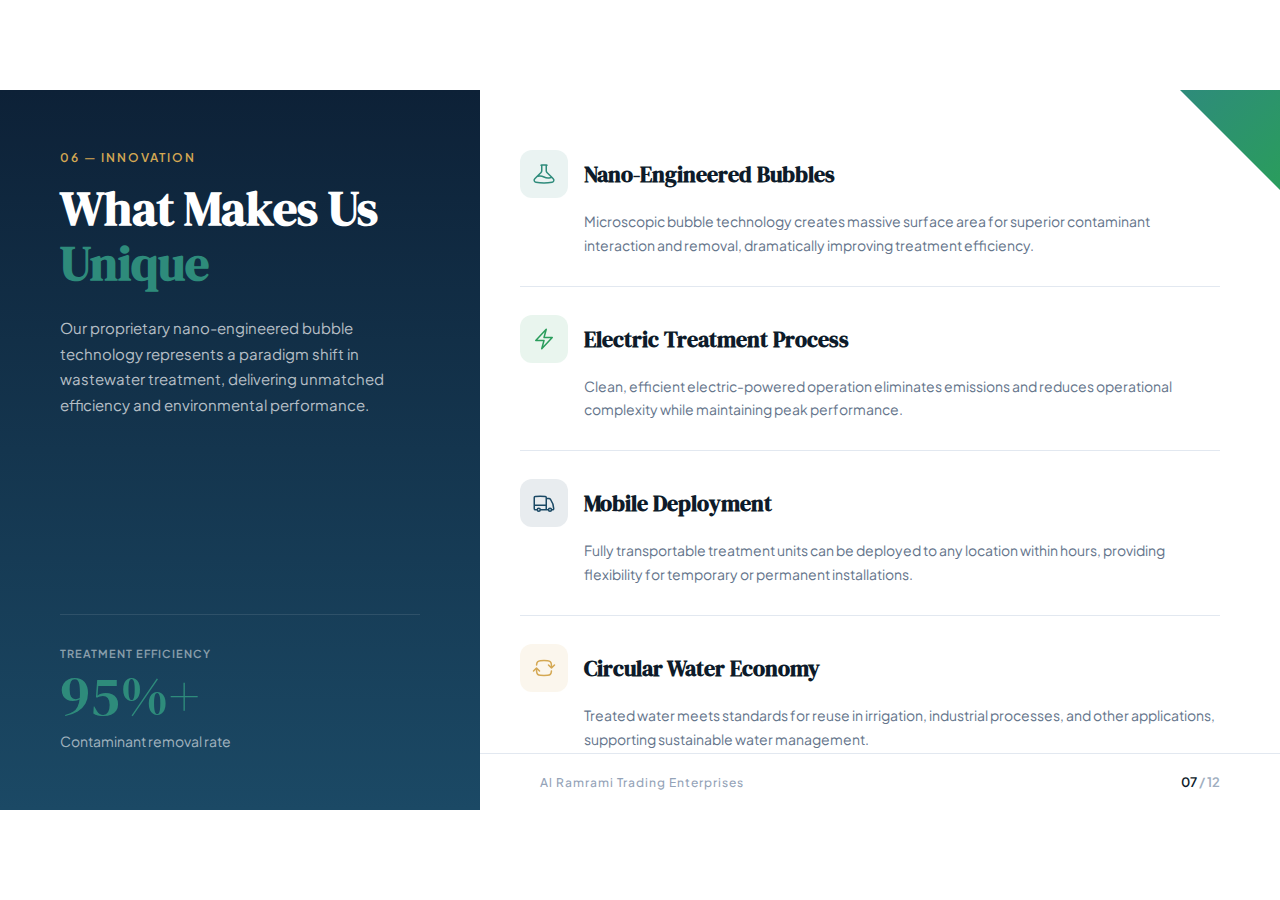
<file: slide07-technology.html>
<!DOCTYPE html>
<html lang="en">
<head>
    <meta charset="UTF-8">
    <meta name="viewport" content="width=device-width, initial-scale=1.0">
    <title>Al Ramrami - Our Technology</title>
    <link href="https://fonts.googleapis.com/css2?family=DM+Serif+Display&family=Plus+Jakarta+Sans:wght@400;500;600;700&display=swap" rel="stylesheet">
    <style>
        * { margin: 0; padding: 0; box-sizing: border-box; }
        html, body { width: 100%; height: 100%; overflow: hidden; background: #FFFFFF; }
        :root {
            --deep-navy: #0D1B2A;
            --ocean-blue: #1B4965;
            --teal: #2E8B7B;
            --emerald: #2A9D5C;
            --gold: #D4A853;
            --cream: #F8F6F2;
            --white: #FFFFFF;
        }
        .slide {
            width: 1280px;
            height: 720px;
            background: var(--white);
            position: absolute;
            top: 50%;
            left: 50%;
            overflow: hidden;
            font-family: 'Plus Jakarta Sans', sans-serif;
            transform-origin: center center;
            transform: translate(-50%, -50%);
        }
        .left-panel {
            position: absolute;
            left: 0;
            top: 0;
            bottom: 0;
            width: 480px;
            background: linear-gradient(180deg, #0D2137 0%, #1B4965 100%);
            padding: 60px;
            display: flex;
            flex-direction: column;
        }
        .section-label {
            font-size: 12px;
            font-weight: 600;
            color: var(--gold);
            letter-spacing: 2px;
            text-transform: uppercase;
            margin-bottom: 16px;
        }
        .section-title {
            font-family: 'DM Serif Display', serif;
            font-size: 48px;
            color: var(--white);
            line-height: 1.15;
            margin-bottom: 24px;
        }
        .section-title span {
            color: var(--teal);
        }
        .intro-text {
            font-size: 15px;
            color: rgba(255, 255, 255, 0.7);
            line-height: 1.7;
            margin-bottom: 40px;
        }
        .key-stat {
            margin-top: auto;
            padding-top: 32px;
            border-top: 1px solid rgba(255, 255, 255, 0.1);
        }
        .stat-label {
            font-size: 11px;
            font-weight: 600;
            color: rgba(255, 255, 255, 0.5);
            letter-spacing: 1px;
            text-transform: uppercase;
            margin-bottom: 8px;
        }
        .stat-value {
            font-family: 'DM Serif Display', serif;
            font-size: 56px;
            color: var(--teal);
            line-height: 1;
        }
        .stat-desc {
            font-size: 14px;
            color: rgba(255, 255, 255, 0.6);
            margin-top: 8px;
        }
        .right-content {
            position: absolute;
            left: 520px;
            top: 60px;
            right: 60px;
            bottom: 60px;
        }
        .tech-feature {
            padding: 28px 0;
            border-bottom: 1px solid #E2E8F0;
        }
        .tech-feature:first-child {
            padding-top: 0;
        }
        .tech-feature:last-child {
            border-bottom: none;
        }
        .tech-header {
            display: flex;
            align-items: center;
            gap: 16px;
            margin-bottom: 12px;
        }
        .tech-icon {
            width: 48px;
            height: 48px;
            background: rgba(46, 139, 123, 0.1);
            border-radius: 12px;
            display: flex;
            align-items: center;
            justify-content: center;
        }
        .tech-feature:nth-child(2) .tech-icon { background: rgba(42, 157, 92, 0.1); }
        .tech-feature:nth-child(3) .tech-icon { background: rgba(27, 73, 101, 0.1); }
        .tech-feature:nth-child(4) .tech-icon { background: rgba(212, 168, 83, 0.1); }
        .tech-icon svg {
            width: 24px;
            height: 24px;
            stroke: var(--teal);
        }
        .tech-feature:nth-child(2) .tech-icon svg { stroke: var(--emerald); }
        .tech-feature:nth-child(3) .tech-icon svg { stroke: var(--ocean-blue); }
        .tech-feature:nth-child(4) .tech-icon svg { stroke: var(--gold); }
        .tech-title {
            font-family: 'DM Serif Display', serif;
            font-size: 22px;
            color: var(--deep-navy);
        }
        .tech-desc {
            font-size: 14px;
            color: #64748B;
            line-height: 1.7;
            padding-left: 64px;
        }
        .bottom-bar {
            position: absolute;
            bottom: 0;
            left: 480px;
            right: 0;
            padding: 20px 60px;
            display: flex;
            justify-content: space-between;
            align-items: center;
            border-top: 1px solid #E2E8F0;
        }
        .company-name {
            font-size: 12px;
            font-weight: 500;
            color: #94A3B8;
            letter-spacing: 1px;
        }
        .page-number {
            font-size: 13px;
            font-weight: 600;
            color: var(--deep-navy);
        }
        .page-number span {
            color: #A0AEC0;
        }
        .corner-accent {
            position: absolute;
            right: 0;
            top: 0;
            width: 100px;
            height: 100px;
            background: linear-gradient(135deg, var(--teal) 0%, var(--emerald) 100%);
            clip-path: polygon(100% 0, 0 0, 100% 100%);
        }
    </style>
</head>
<body>
    <div class="slide">
        <div class="left-panel">
            <div class="section-label">06 — Innovation</div>
            <h2 class="section-title">What Makes Us <span>Unique</span></h2>
            <p class="intro-text">
                Our proprietary nano-engineered bubble technology represents a paradigm shift in wastewater treatment, delivering unmatched efficiency and environmental performance.
            </p>
            <div class="key-stat">
                <div class="stat-label">Treatment Efficiency</div>
                <div class="stat-value">95%+</div>
                <div class="stat-desc">Contaminant removal rate</div>
            </div>
        </div>

        <div class="corner-accent"></div>

        <div class="right-content">
            <div class="tech-feature">
                <div class="tech-header">
                    <div class="tech-icon">
                        <svg fill="none" viewBox="0 0 24 24" stroke-width="1.5"><path stroke-linecap="round" stroke-linejoin="round" d="M9.75 3.104v5.714a2.25 2.25 0 01-.659 1.591L5 14.5M9.75 3.104c-.251.023-.501.05-.75.082m.75-.082a24.301 24.301 0 014.5 0m0 0v5.714c0 .597.237 1.17.659 1.591L19.8 15.3M14.25 3.104c.251.023.501.05.75.082M19.8 15.3l-1.57.393A9.065 9.065 0 0112 15a9.065 9.065 0 00-6.23-.693L5 14.5m14.8.8l1.402 1.402c1.232 1.232.65 3.318-1.067 3.611A48.309 48.309 0 0112 21c-2.773 0-5.491-.235-8.135-.687-1.718-.293-2.3-2.379-1.067-3.61L5 14.5" /></svg>
                    </div>
                    <h3 class="tech-title">Nano-Engineered Bubbles</h3>
                </div>
                <p class="tech-desc">Microscopic bubble technology creates massive surface area for superior contaminant interaction and removal, dramatically improving treatment efficiency.</p>
            </div>

            <div class="tech-feature">
                <div class="tech-header">
                    <div class="tech-icon">
                        <svg fill="none" viewBox="0 0 24 24" stroke-width="1.5"><path stroke-linecap="round" stroke-linejoin="round" d="M3.75 13.5l10.5-11.25L12 10.5h8.25L9.75 21.75 12 13.5H3.75z" /></svg>
                    </div>
                    <h3 class="tech-title">Electric Treatment Process</h3>
                </div>
                <p class="tech-desc">Clean, efficient electric-powered operation eliminates emissions and reduces operational complexity while maintaining peak performance.</p>
            </div>

            <div class="tech-feature">
                <div class="tech-header">
                    <div class="tech-icon">
                        <svg fill="none" viewBox="0 0 24 24" stroke-width="1.5"><path stroke-linecap="round" stroke-linejoin="round" d="M8.25 18.75a1.5 1.5 0 01-3 0m3 0a1.5 1.5 0 00-3 0m3 0h6m-9 0H3.375a1.125 1.125 0 01-1.125-1.125V14.25m17.25 4.5a1.5 1.5 0 01-3 0m3 0a1.5 1.5 0 00-3 0m3 0h1.125c.621 0 1.129-.504 1.09-1.124a17.902 17.902 0 00-3.213-9.193 2.056 2.056 0 00-1.58-.86H14.25M16.5 18.75h-2.25m0-11.177v-.958c0-.568-.422-1.048-.987-1.106a48.554 48.554 0 00-10.026 0 1.106 1.106 0 00-.987 1.106v7.635m12-6.677v6.677m0 4.5v-4.5m0 0h-12" /></svg>
                    </div>
                    <h3 class="tech-title">Mobile Deployment</h3>
                </div>
                <p class="tech-desc">Fully transportable treatment units can be deployed to any location within hours, providing flexibility for temporary or permanent installations.</p>
            </div>

            <div class="tech-feature">
                <div class="tech-header">
                    <div class="tech-icon">
                        <svg fill="none" viewBox="0 0 24 24" stroke-width="1.5"><path stroke-linecap="round" stroke-linejoin="round" d="M19.5 12c0-1.232-.046-2.453-.138-3.662a4.006 4.006 0 00-3.7-3.7 48.678 48.678 0 00-7.324 0 4.006 4.006 0 00-3.7 3.7c-.017.22-.032.441-.046.662M19.5 12l3-3m-3 3l-3-3m-12 3c0 1.232.046 2.453.138 3.662a4.006 4.006 0 003.7 3.7 48.656 48.656 0 007.324 0 4.006 4.006 0 003.7-3.7c.017-.22.032-.441.046-.662M4.5 12l3 3m-3-3l-3 3" /></svg>
                    </div>
                    <h3 class="tech-title">Circular Water Economy</h3>
                </div>
                <p class="tech-desc">Treated water meets standards for reuse in irrigation, industrial processes, and other applications, supporting sustainable water management.</p>
            </div>
        </div>

        <div class="bottom-bar">
            <span class="company-name">Al Ramrami Trading Enterprises</span>
            <span class="page-number">07 <span>/ 12</span></span>
        </div>
    </div>
    <script>
        function scaleSlide() {
            const slide = document.querySelector('.slide');
            const vw = window.innerWidth;
            const vh = window.innerHeight;
            const scale = Math.min(vw / 1280, vh / 720);
            slide.style.transform = `translate(-50%, -50%) scale(${scale})`;
        }
        scaleSlide();
        window.addEventListener('resize', scaleSlide);
    </script>
</body>
</html>
</file>
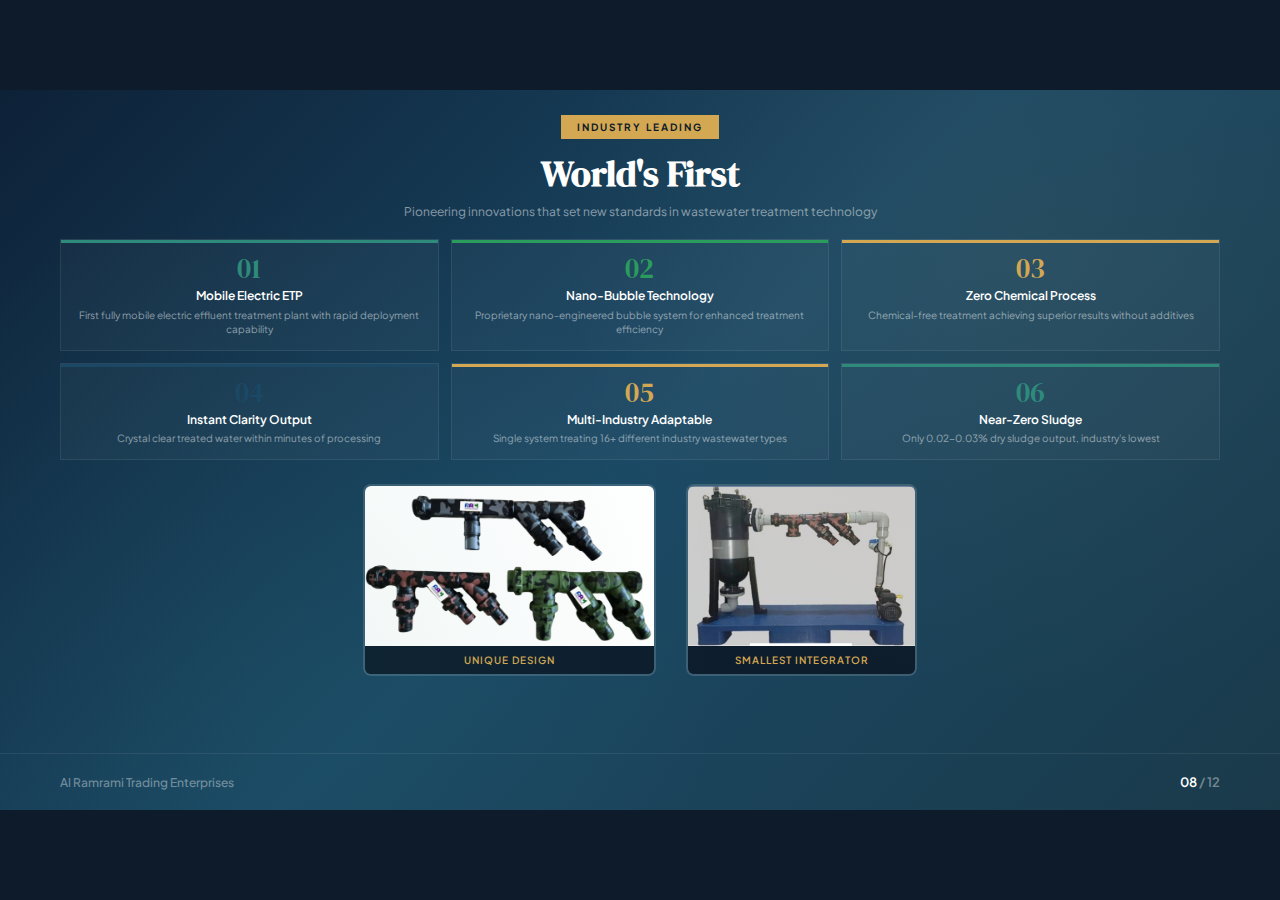
<file: slide08-worlds-first.html>
<!DOCTYPE html>
<html lang="en">
<head>
    <meta charset="UTF-8">
    <meta name="viewport" content="width=device-width, initial-scale=1.0">
    <title>Al Ramrami - World's First</title>
    <link href="https://fonts.googleapis.com/css2?family=DM+Serif+Display&family=Plus+Jakarta+Sans:wght@400;500;600;700&display=swap" rel="stylesheet">
    <style>
        * { margin: 0; padding: 0; box-sizing: border-box; }
        html, body { width: 100%; height: 100%; overflow: hidden; background: #0D1B2A; }
        :root {
            --deep-navy: #0D1B2A;
            --ocean-blue: #1B4965;
            --teal: #2E8B7B;
            --emerald: #2A9D5C;
            --gold: #D4A853;
            --cream: #F8F6F2;
            --white: #FFFFFF;
        }
        .slide {
            width: 1280px;
            height: 720px;
            background: linear-gradient(135deg, #0D2137 0%, #1B4965 50%, #1A3A4A 100%);
            position: absolute;
            top: 50%;
            left: 50%;
            overflow: hidden;
            font-family: 'Plus Jakarta Sans', sans-serif;
            transform-origin: center center;
            transform: translate(-50%, -50%);
        }
        .bg-pattern {
            position: absolute;
            top: 0;
            left: 0;
            right: 0;
            bottom: 0;
            background:
                radial-gradient(circle at 20% 80%, rgba(46, 139, 123, 0.08) 0%, transparent 40%),
                radial-gradient(circle at 80% 20%, rgba(212, 168, 83, 0.06) 0%, transparent 40%);
        }
        .header {
            padding: 24px 60px 12px 60px;
            text-align: center;
        }
        .badge {
            display: inline-block;
            padding: 6px 16px;
            background: var(--gold);
            font-size: 10px;
            font-weight: 700;
            color: var(--deep-navy);
            letter-spacing: 2px;
            text-transform: uppercase;
            margin-bottom: 10px;
        }
        .section-title {
            font-family: 'DM Serif Display', serif;
            font-size: 36px;
            color: var(--white);
            margin-bottom: 6px;
        }
        .section-subtitle {
            font-size: 12px;
            color: rgba(255, 255, 255, 0.5);
            max-width: 600px;
            margin: 0 auto;
        }
        .main-content {
            padding: 8px 60px;
        }
        .features-grid {
            display: grid;
            grid-template-columns: repeat(3, 1fr);
            gap: 12px;
        }
        .feature-card {
            background: rgba(255, 255, 255, 0.03);
            border: 1px solid rgba(255, 255, 255, 0.08);
            padding: 14px 16px;
            text-align: center;
            position: relative;
        }
        .feature-card::before {
            content: '';
            position: absolute;
            top: 0;
            left: 0;
            right: 0;
            height: 3px;
            background: var(--teal);
        }
        .feature-card:nth-child(2)::before { background: var(--emerald); }
        .feature-card:nth-child(3)::before { background: var(--gold); }
        .feature-card:nth-child(4)::before { background: var(--ocean-blue); }
        .feature-card:nth-child(5)::before { background: var(--gold); }
        .feature-card:nth-child(6)::before { background: var(--teal); }
        .feature-number {
            font-family: 'DM Serif Display', serif;
            font-size: 28px;
            color: var(--teal);
            line-height: 1;
            margin-bottom: 6px;
        }
        .feature-card:nth-child(2) .feature-number { color: var(--emerald); }
        .feature-card:nth-child(3) .feature-number { color: var(--gold); }
        .feature-card:nth-child(4) .feature-number { color: var(--ocean-blue); }
        .feature-card:nth-child(5) .feature-number { color: var(--gold); }
        .feature-card:nth-child(6) .feature-number { color: var(--teal); }
        .feature-title {
            font-size: 12px;
            font-weight: 600;
            color: var(--white);
            margin-bottom: 4px;
            line-height: 1.3;
        }
        .feature-desc {
            font-size: 10px;
            color: rgba(255, 255, 255, 0.5);
            line-height: 1.4;
        }
        /* Images section */
        .images-section {
            padding: 16px 60px 0 60px;
            display: flex;
            justify-content: center;
            gap: 30px;
        }
        .image-card {
            display: inline-block;
            border-radius: 8px;
            overflow: hidden;
            border: 2px solid rgba(255, 255, 255, 0.15);
        }
        .image-card img {
            display: block;
            height: 160px;
            width: auto;
        }
        .image-card .image-label {
            padding: 8px 12px;
            background: rgba(13, 27, 42, 0.95);
            font-size: 10px;
            font-weight: 600;
            color: var(--gold);
            text-align: center;
            text-transform: uppercase;
            letter-spacing: 1px;
        }
        .bottom-bar {
            position: absolute;
            bottom: 0;
            left: 0;
            right: 0;
            padding: 20px 60px;
            display: flex;
            justify-content: space-between;
            align-items: center;
            border-top: 1px solid rgba(255, 255, 255, 0.08);
        }
        .company-name {
            font-size: 12px;
            font-weight: 500;
            color: rgba(255, 255, 255, 0.4);
        }
        .page-number {
            font-size: 13px;
            font-weight: 600;
            color: var(--white);
        }
        .page-number span {
            color: rgba(255, 255, 255, 0.4);
        }
    </style>
</head>
<body>
    <div class="slide">
        <div class="bg-pattern"></div>

        <div class="header">
            <span class="badge">Industry Leading</span>
            <h2 class="section-title">World's First</h2>
            <p class="section-subtitle">Pioneering innovations that set new standards in wastewater treatment technology</p>
        </div>

        <div class="main-content">
            <div class="features-grid">
                <div class="feature-card">
                    <div class="feature-number">01</div>
                    <h3 class="feature-title">Mobile Electric ETP</h3>
                    <p class="feature-desc">First fully mobile electric effluent treatment plant with rapid deployment capability</p>
                </div>
                <div class="feature-card">
                    <div class="feature-number">02</div>
                    <h3 class="feature-title">Nano-Bubble Technology</h3>
                    <p class="feature-desc">Proprietary nano-engineered bubble system for enhanced treatment efficiency</p>
                </div>
                <div class="feature-card">
                    <div class="feature-number">03</div>
                    <h3 class="feature-title">Zero Chemical Process</h3>
                    <p class="feature-desc">Chemical-free treatment achieving superior results without additives</p>
                </div>
                <div class="feature-card">
                    <div class="feature-number">04</div>
                    <h3 class="feature-title">Instant Clarity Output</h3>
                    <p class="feature-desc">Crystal clear treated water within minutes of processing</p>
                </div>
                <div class="feature-card">
                    <div class="feature-number">05</div>
                    <h3 class="feature-title">Multi-Industry Adaptable</h3>
                    <p class="feature-desc">Single system treating 16+ different industry wastewater types</p>
                </div>
                <div class="feature-card">
                    <div class="feature-number">06</div>
                    <h3 class="feature-title">Near-Zero Sludge</h3>
                    <p class="feature-desc">Only 0.02-0.03% dry sludge output, industry's lowest</p>
                </div>
            </div>
        </div>

        <!-- Equipment Images -->
        <div class="images-section">
            <div class="image-card">
                <img src="pipes.png" alt="Unique Design">
                <div class="image-label">Unique Design</div>
            </div>
            <div class="image-card">
                <img src="integrator.png" alt="Smallest Integrator">
                <div class="image-label">Smallest Integrator</div>
            </div>
        </div>

        <div class="bottom-bar">
            <span class="company-name">Al Ramrami Trading Enterprises</span>
            <span class="page-number">08 <span>/ 12</span></span>
        </div>
    </div>
    <script>
        function scaleSlide() {
            const slide = document.querySelector('.slide');
            const vw = window.innerWidth;
            const vh = window.innerHeight;
            const scale = Math.min(vw / 1280, vh / 720);
            slide.style.transform = `translate(-50%, -50%) scale(${scale})`;
        }
        scaleSlide();
        window.addEventListener('resize', scaleSlide);
    </script>
</body>
</html>
</file>
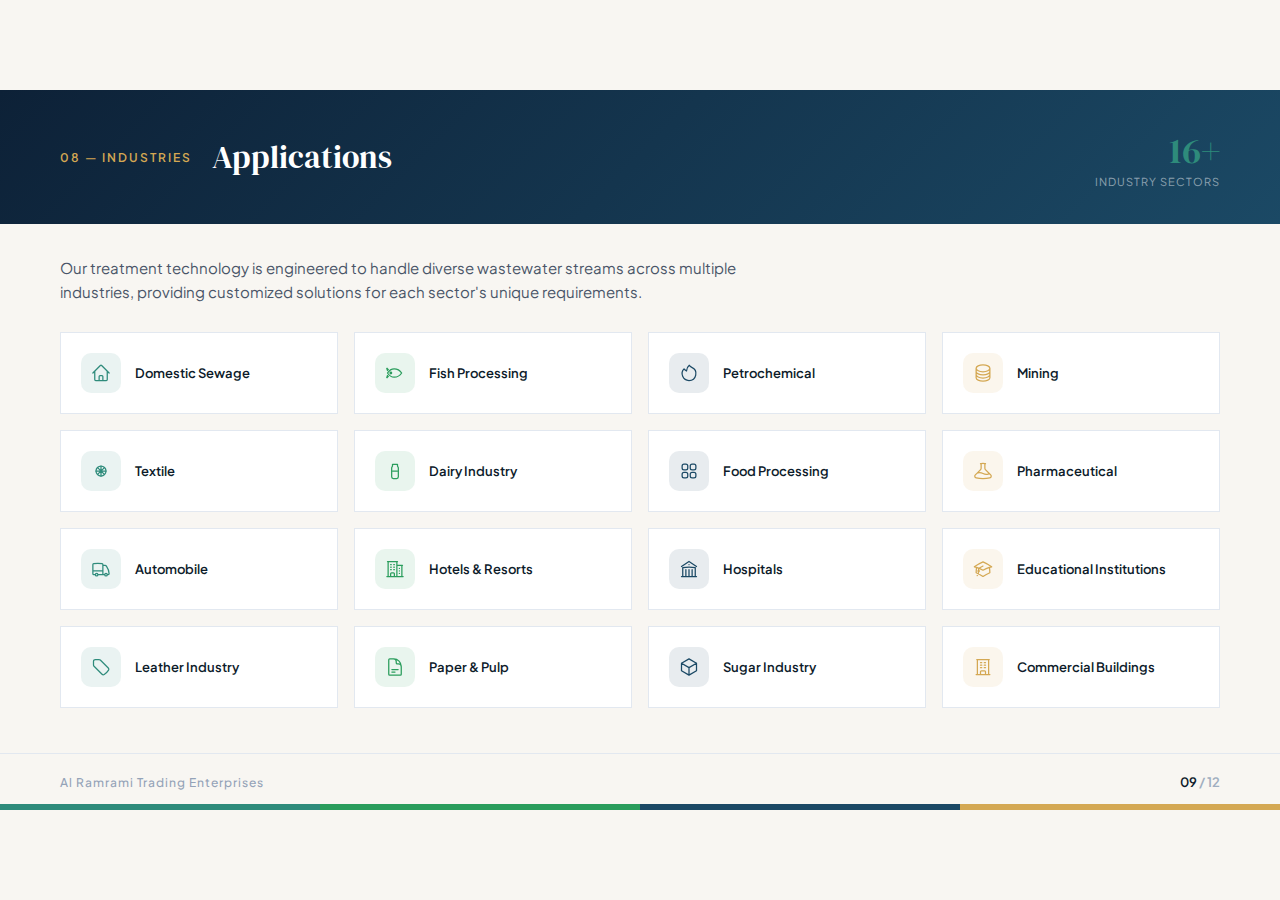
<file: slide09-applications.html>
<!DOCTYPE html>
<html lang="en">
<head>
    <meta charset="UTF-8">
    <meta name="viewport" content="width=device-width, initial-scale=1.0">
    <title>Al Ramrami - Applications</title>
    <link href="https://fonts.googleapis.com/css2?family=DM+Serif+Display&family=Plus+Jakarta+Sans:wght@400;500;600;700&display=swap" rel="stylesheet">
    <style>
        * { margin: 0; padding: 0; box-sizing: border-box; }
        html, body { width: 100%; height: 100%; overflow: hidden; background: #F8F6F2; }
        :root {
            --deep-navy: #0D1B2A;
            --ocean-blue: #1B4965;
            --teal: #2E8B7B;
            --emerald: #2A9D5C;
            --gold: #D4A853;
            --cream: #F8F6F2;
            --white: #FFFFFF;
        }
        .slide {
            width: 1280px;
            height: 720px;
            background: var(--cream);
            position: absolute;
            top: 50%;
            left: 50%;
            overflow: hidden;
            font-family: 'Plus Jakarta Sans', sans-serif;
            transform-origin: center center;
            transform: translate(-50%, -50%);
        }
        .header {
            background: linear-gradient(135deg, #0D2137 0%, #1B4965 100%);
            padding: 36px 60px;
            display: flex;
            justify-content: space-between;
            align-items: center;
        }
        .header-left {
            display: flex;
            align-items: center;
            gap: 20px;
        }
        .section-label {
            font-size: 12px;
            font-weight: 600;
            color: var(--gold);
            letter-spacing: 2px;
            text-transform: uppercase;
        }
        .section-title {
            font-family: 'DM Serif Display', serif;
            font-size: 32px;
            color: var(--white);
        }
        .header-stat {
            text-align: right;
        }
        .stat-number {
            font-family: 'DM Serif Display', serif;
            font-size: 36px;
            color: var(--teal);
        }
        .stat-label {
            font-size: 11px;
            color: rgba(255, 255, 255, 0.5);
            text-transform: uppercase;
            letter-spacing: 1px;
        }
        .main-content {
            padding: 32px 60px;
        }
        .intro-text {
            font-size: 15px;
            color: #4A5568;
            line-height: 1.6;
            margin-bottom: 28px;
            max-width: 700px;
        }
        .applications-grid {
            display: grid;
            grid-template-columns: repeat(4, 1fr);
            gap: 16px;
        }
        .app-card {
            background: var(--white);
            border: 1px solid #E2E8F0;
            padding: 20px;
            display: flex;
            align-items: center;
            gap: 14px;
            transition: all 0.2s ease;
        }
        .app-card:hover {
            border-color: var(--teal);
            box-shadow: 0 4px 12px rgba(13, 27, 42, 0.06);
        }
        .app-icon {
            width: 40px;
            height: 40px;
            background: rgba(46, 139, 123, 0.1);
            border-radius: 10px;
            display: flex;
            align-items: center;
            justify-content: center;
            flex-shrink: 0;
        }
        .app-card:nth-child(4n+2) .app-icon { background: rgba(42, 157, 92, 0.1); }
        .app-card:nth-child(4n+3) .app-icon { background: rgba(27, 73, 101, 0.1); }
        .app-card:nth-child(4n) .app-icon { background: rgba(212, 168, 83, 0.1); }
        .app-icon svg {
            width: 20px;
            height: 20px;
            stroke: var(--teal);
        }
        .app-card:nth-child(4n+2) .app-icon svg { stroke: var(--emerald); }
        .app-card:nth-child(4n+3) .app-icon svg { stroke: var(--ocean-blue); }
        .app-card:nth-child(4n) .app-icon svg { stroke: var(--gold); }
        .app-name {
            font-size: 13px;
            font-weight: 600;
            color: var(--deep-navy);
            line-height: 1.3;
        }
        .bottom-accent {
            position: absolute;
            bottom: 0;
            left: 0;
            right: 0;
            height: 6px;
            background: linear-gradient(90deg, var(--teal) 25%, var(--emerald) 25%, var(--emerald) 50%, var(--ocean-blue) 50%, var(--ocean-blue) 75%, var(--gold) 75%);
        }
        .bottom-bar {
            position: absolute;
            bottom: 0;
            left: 0;
            right: 0;
            padding: 20px 60px;
            display: flex;
            justify-content: space-between;
            align-items: center;
            border-top: 1px solid #E2E8F0;
        }
        .company-name {
            font-size: 12px;
            font-weight: 500;
            color: #94A3B8;
            letter-spacing: 1px;
        }
        .page-number {
            font-size: 13px;
            font-weight: 600;
            color: var(--deep-navy);
        }
        .page-number span {
            color: #A0AEC0;
        }
    </style>
</head>
<body>
    <div class="slide">
        <div class="header">
            <div class="header-left">
                <span class="section-label">08 — Industries</span>
                <span class="section-title">Applications</span>
            </div>
            <div class="header-stat">
                <div class="stat-number">16+</div>
                <div class="stat-label">Industry Sectors</div>
            </div>
        </div>

        <div class="main-content">
            <p class="intro-text">
                Our treatment technology is engineered to handle diverse wastewater streams across multiple industries, providing customized solutions for each sector's unique requirements.
            </p>

            <div class="applications-grid">
                <div class="app-card">
                    <div class="app-icon"><svg fill="none" viewBox="0 0 24 24" stroke-width="1.5"><path stroke-linecap="round" stroke-linejoin="round" d="M2.25 12l8.954-8.955c.44-.439 1.152-.439 1.591 0L21.75 12M4.5 9.75v10.125c0 .621.504 1.125 1.125 1.125H9.75v-4.875c0-.621.504-1.125 1.125-1.125h2.25c.621 0 1.125.504 1.125 1.125V21h4.125c.621 0 1.125-.504 1.125-1.125V9.75M8.25 21h8.25" /></svg></div>
                    <span class="app-name">Domestic Sewage</span>
                </div>
                <div class="app-card">
                    <!-- Fish icon - proper fish shape -->
                    <div class="app-icon"><svg fill="none" viewBox="0 0 24 24" stroke-width="1.5"><path stroke-linecap="round" stroke-linejoin="round" d="M20 12c-2 3-5 5-9 5s-6-2-8-5c2-3 4-5 8-5s7 2 9 5z"/><circle cx="7" cy="12" r="1" fill="currentColor"/><path stroke-linecap="round" d="M3 9l-1-3 2 2M3 15l-1 3 2-2"/></svg></div>
                    <span class="app-name">Fish Processing</span>
                </div>
                <div class="app-card">
                    <div class="app-icon"><svg fill="none" viewBox="0 0 24 24" stroke-width="1.5"><path stroke-linecap="round" stroke-linejoin="round" d="M15.362 5.214A8.252 8.252 0 0112 21 8.25 8.25 0 016.038 7.048 8.287 8.287 0 009 9.6a8.983 8.983 0 013.361-6.867 8.21 8.21 0 003 2.48z" /></svg></div>
                    <span class="app-name">Petrochemical</span>
                </div>
                <div class="app-card">
                    <div class="app-icon"><svg fill="none" viewBox="0 0 24 24" stroke-width="1.5"><path stroke-linecap="round" stroke-linejoin="round" d="M20.25 6.375c0 2.278-3.694 4.125-8.25 4.125S3.75 8.653 3.75 6.375m16.5 0c0-2.278-3.694-4.125-8.25-4.125S3.75 4.097 3.75 6.375m16.5 0v11.25c0 2.278-3.694 4.125-8.25 4.125s-8.25-1.847-8.25-4.125V6.375m16.5 0v3.75m-16.5-3.75v3.75m16.5 0v3.75C20.25 16.153 16.556 18 12 18s-8.25-1.847-8.25-4.125v-3.75m16.5 0c0 2.278-3.694 4.125-8.25 4.125s-8.25-1.847-8.25-4.125" /></svg></div>
                    <span class="app-name">Mining</span>
                </div>
                <div class="app-card">
                    <!-- Textile - thread/yarn icon -->
                    <div class="app-icon"><svg fill="none" viewBox="0 0 24 24" stroke-width="1.5"><circle cx="12" cy="12" r="6" stroke-linecap="round"/><path stroke-linecap="round" d="M12 6v12M6 12h12M8.5 8.5l7 7M15.5 8.5l-7 7"/></svg></div>
                    <span class="app-name">Textile</span>
                </div>
                <div class="app-card">
                    <!-- Dairy - milk bottle icon -->
                    <div class="app-icon"><svg fill="none" viewBox="0 0 24 24" stroke-width="1.5"><path stroke-linecap="round" stroke-linejoin="round" d="M9 4h6v2l1 2v11a2 2 0 01-2 2h-4a2 2 0 01-2-2V8l1-2V4z"/><path stroke-linecap="round" d="M9 12h6"/></svg></div>
                    <span class="app-name">Dairy Industry</span>
                </div>
                <div class="app-card">
                    <div class="app-icon"><svg fill="none" viewBox="0 0 24 24" stroke-width="1.5"><path stroke-linecap="round" stroke-linejoin="round" d="M3.75 6A2.25 2.25 0 016 3.75h2.25A2.25 2.25 0 0110.5 6v2.25a2.25 2.25 0 01-2.25 2.25H6a2.25 2.25 0 01-2.25-2.25V6zM3.75 15.75A2.25 2.25 0 016 13.5h2.25a2.25 2.25 0 012.25 2.25V18a2.25 2.25 0 01-2.25 2.25H6A2.25 2.25 0 013.75 18v-2.25zM13.5 6a2.25 2.25 0 012.25-2.25H18A2.25 2.25 0 0120.25 6v2.25A2.25 2.25 0 0118 10.5h-2.25a2.25 2.25 0 01-2.25-2.25V6zM13.5 15.75a2.25 2.25 0 012.25-2.25H18a2.25 2.25 0 012.25 2.25V18A2.25 2.25 0 0118 20.25h-2.25A2.25 2.25 0 0113.5 18v-2.25z" /></svg></div>
                    <span class="app-name">Food Processing</span>
                </div>
                <div class="app-card">
                    <div class="app-icon"><svg fill="none" viewBox="0 0 24 24" stroke-width="1.5"><path stroke-linecap="round" stroke-linejoin="round" d="M9.75 3.104v5.714a2.25 2.25 0 01-.659 1.591L5 14.5M9.75 3.104c-.251.023-.501.05-.75.082m.75-.082a24.301 24.301 0 014.5 0m0 0v5.714c0 .597.237 1.17.659 1.591L19.8 15.3M14.25 3.104c.251.023.501.05.75.082M19.8 15.3l-1.57.393A9.065 9.065 0 0112 15a9.065 9.065 0 00-6.23-.693L5 14.5m14.8.8l1.402 1.402c1.232 1.232.65 3.318-1.067 3.611A48.309 48.309 0 0112 21c-2.773 0-5.491-.235-8.135-.687-1.718-.293-2.3-2.379-1.067-3.61L5 14.5" /></svg></div>
                    <span class="app-name">Pharmaceutical</span>
                </div>
                <div class="app-card">
                    <div class="app-icon"><svg fill="none" viewBox="0 0 24 24" stroke-width="1.5"><path stroke-linecap="round" stroke-linejoin="round" d="M8.25 18.75a1.5 1.5 0 01-3 0m3 0a1.5 1.5 0 00-3 0m3 0h6m-9 0H3.375a1.125 1.125 0 01-1.125-1.125V14.25m17.25 4.5a1.5 1.5 0 01-3 0m3 0a1.5 1.5 0 00-3 0m3 0h1.125c.621 0 1.129-.504 1.09-1.124a17.902 17.902 0 00-3.213-9.193 2.056 2.056 0 00-1.58-.86H14.25M16.5 18.75h-2.25m0-11.177v-.958c0-.568-.422-1.048-.987-1.106a48.554 48.554 0 00-10.026 0 1.106 1.106 0 00-.987 1.106v7.635m12-6.677v6.677m0 4.5v-4.5m0 0h-12" /></svg></div>
                    <span class="app-name">Automobile</span>
                </div>
                <div class="app-card">
                    <div class="app-icon"><svg fill="none" viewBox="0 0 24 24" stroke-width="1.5"><path stroke-linecap="round" stroke-linejoin="round" d="M2.25 21h19.5m-18-18v18m10.5-18v18m6-13.5V21M6.75 6.75h.75m-.75 3h.75m-.75 3h.75m3-6h.75m-.75 3h.75m-.75 3h.75M6.75 21v-3.375c0-.621.504-1.125 1.125-1.125h2.25c.621 0 1.125.504 1.125 1.125V21M3 3h12m-.75 4.5H21m-3.75 3.75h.008v.008h-.008v-.008zm0 3h.008v.008h-.008v-.008zm0 3h.008v.008h-.008v-.008z" /></svg></div>
                    <span class="app-name">Hotels &amp; Resorts</span>
                </div>
                <div class="app-card">
                    <div class="app-icon"><svg fill="none" viewBox="0 0 24 24" stroke-width="1.5"><path stroke-linecap="round" stroke-linejoin="round" d="M12 21v-8.25M15.75 21v-8.25M8.25 21v-8.25M3 9l9-6 9 6m-1.5 12V10.332A48.36 48.36 0 0012 9.75c-2.551 0-5.056.2-7.5.582V21M3 21h18M12 6.75h.008v.008H12V6.75z" /></svg></div>
                    <span class="app-name">Hospitals</span>
                </div>
                <div class="app-card">
                    <div class="app-icon"><svg fill="none" viewBox="0 0 24 24" stroke-width="1.5"><path stroke-linecap="round" stroke-linejoin="round" d="M4.26 10.147a60.436 60.436 0 00-.491 6.347A48.627 48.627 0 0112 20.904a48.627 48.627 0 018.232-4.41 60.46 60.46 0 00-.491-6.347m-15.482 0a50.57 50.57 0 00-2.658-.813A59.905 59.905 0 0112 3.493a59.902 59.902 0 0110.399 5.84c-.896.248-1.783.52-2.658.814m-15.482 0A50.697 50.697 0 0112 13.489a50.702 50.702 0 017.74-3.342M6.75 15a.75.75 0 100-1.5.75.75 0 000 1.5zm0 0v-3.675A55.378 55.378 0 0112 8.443m-7.007 11.55A5.981 5.981 0 006.75 15.75v-1.5" /></svg></div>
                    <span class="app-name">Educational Institutions</span>
                </div>
                <div class="app-card">
                    <div class="app-icon"><svg fill="none" viewBox="0 0 24 24" stroke-width="1.5"><path stroke-linecap="round" stroke-linejoin="round" d="M9.568 3H5.25A2.25 2.25 0 003 5.25v4.318c0 .597.237 1.17.659 1.591l9.581 9.581c.699.699 1.78.872 2.607.33a18.095 18.095 0 005.223-5.223c.542-.827.369-1.908-.33-2.607L11.16 3.66A2.25 2.25 0 009.568 3z" /></svg></div>
                    <span class="app-name">Leather Industry</span>
                </div>
                <div class="app-card">
                    <!-- Paper icon - document/paper -->
                    <div class="app-icon"><svg fill="none" viewBox="0 0 24 24" stroke-width="1.5"><path stroke-linecap="round" stroke-linejoin="round" d="M19.5 14.25v-2.625a3.375 3.375 0 00-3.375-3.375h-1.5A1.125 1.125 0 0113.5 7.125v-1.5a3.375 3.375 0 00-3.375-3.375H8.25m0 12.75h7.5m-7.5 3H12M10.5 2.25H5.625c-.621 0-1.125.504-1.125 1.125v17.25c0 .621.504 1.125 1.125 1.125h12.75c.621 0 1.125-.504 1.125-1.125V11.25a9 9 0 00-9-9z" /></svg></div>
                    <span class="app-name">Paper &amp; Pulp</span>
                </div>
                <div class="app-card">
                    <!-- Sugar - cube/crystal icon -->
                    <div class="app-icon"><svg fill="none" viewBox="0 0 24 24" stroke-width="1.5"><path stroke-linecap="round" stroke-linejoin="round" d="M21 7.5l-9-5.25L3 7.5m18 0l-9 5.25m9-5.25v9l-9 5.25M3 7.5l9 5.25M3 7.5v9l9 5.25m0-9v9" /></svg></div>
                    <span class="app-name">Sugar Industry</span>
                </div>
                <div class="app-card">
                    <div class="app-icon"><svg fill="none" viewBox="0 0 24 24" stroke-width="1.5"><path stroke-linecap="round" stroke-linejoin="round" d="M3.75 21h16.5M4.5 3h15M5.25 3v18m13.5-18v18M9 6.75h1.5m-1.5 3h1.5m-1.5 3h1.5m3-6H15m-1.5 3H15m-1.5 3H15M9 21v-3.375c0-.621.504-1.125 1.125-1.125h3.75c.621 0 1.125.504 1.125 1.125V21" /></svg></div>
                    <span class="app-name">Commercial Buildings</span>
                </div>
            </div>
        </div>

        <div class="bottom-accent"></div>
        <div class="bottom-bar">
            <span class="company-name">Al Ramrami Trading Enterprises</span>
            <span class="page-number">09 <span>/ 12</span></span>
        </div>
    </div>
    <script>
        function scaleSlide() {
            const slide = document.querySelector('.slide');
            const vw = window.innerWidth;
            const vh = window.innerHeight;
            const scale = Math.min(vw / 1280, vh / 720);
            slide.style.transform = `translate(-50%, -50%) scale(${scale})`;
        }
        scaleSlide();
        window.addEventListener('resize', scaleSlide);
    </script>
</body>
</html>
</file>
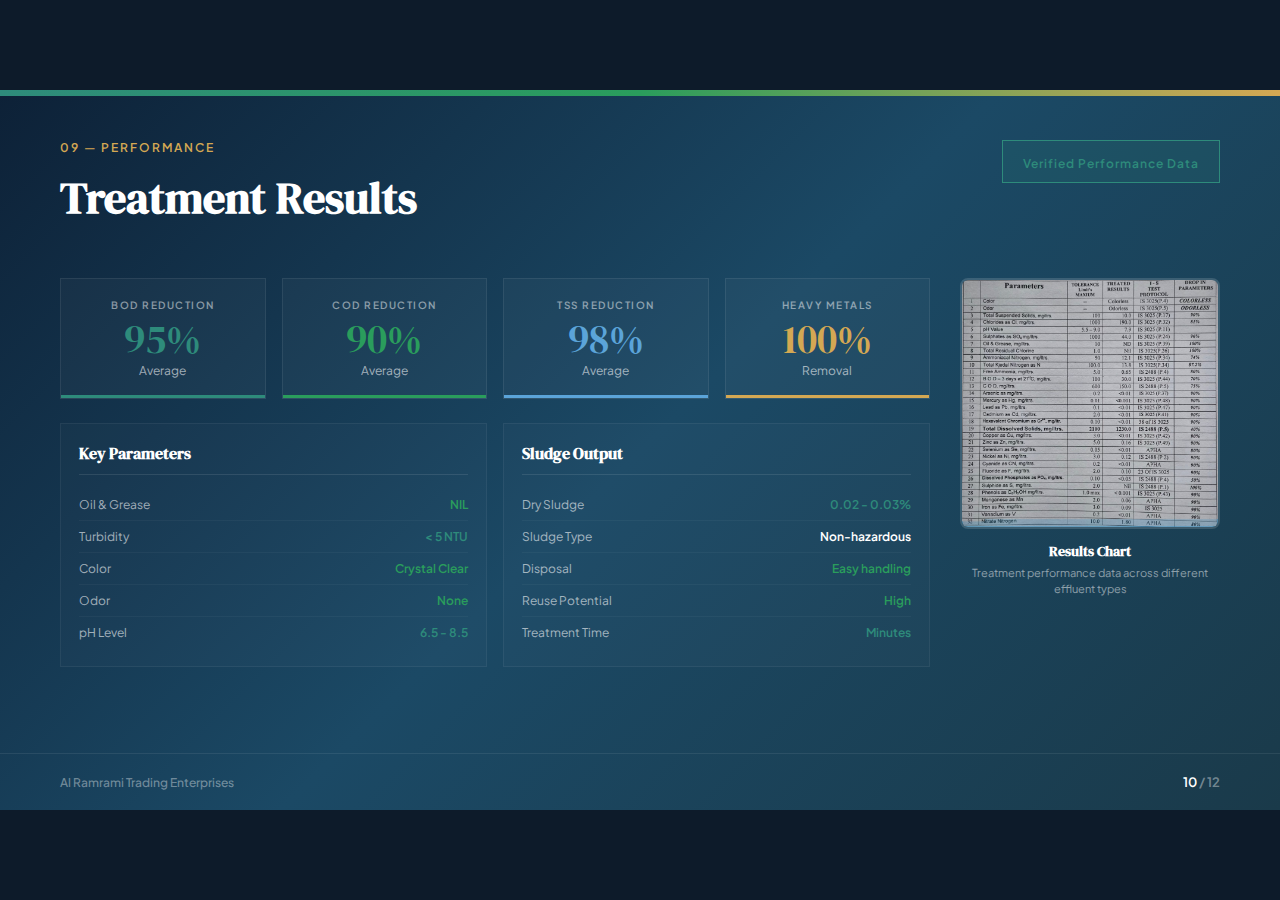
<file: slide10-results.html>
<!DOCTYPE html>
<html lang="en">
<head>
    <meta charset="UTF-8">
    <meta name="viewport" content="width=device-width, initial-scale=1.0">
    <title>Al Ramrami - Treatment Results</title>
    <link href="https://fonts.googleapis.com/css2?family=DM+Serif+Display&family=Plus+Jakarta+Sans:wght@400;500;600;700&display=swap" rel="stylesheet">
    <style>
        * { margin: 0; padding: 0; box-sizing: border-box; }
        html, body { width: 100%; height: 100%; overflow: hidden; background: #0D1B2A; }
        :root {
            --deep-navy: #0D1B2A;
            --ocean-blue: #1B4965;
            --teal: #2E8B7B;
            --emerald: #2A9D5C;
            --gold: #D4A853;
            --cream: #F8F6F2;
            --white: #FFFFFF;
        }
        .slide {
            width: 1280px;
            height: 720px;
            background: linear-gradient(135deg, #0D2137 0%, #1B4965 50%, #1A3A4A 100%);
            position: absolute;
            top: 50%;
            left: 50%;
            overflow: hidden;
            font-family: 'Plus Jakarta Sans', sans-serif;
            transform-origin: center center;
            transform: translate(-50%, -50%);
        }
        .top-bar {
            position: absolute;
            top: 0;
            left: 0;
            right: 0;
            height: 6px;
            background: linear-gradient(90deg, var(--teal) 0%, var(--emerald) 50%, var(--gold) 100%);
        }
        .header {
            padding: 50px 60px 30px 60px;
            display: flex;
            justify-content: space-between;
            align-items: flex-start;
        }
        .header-left {
            display: flex;
            flex-direction: column;
            gap: 12px;
        }
        .section-label {
            font-size: 12px;
            font-weight: 600;
            color: var(--gold);
            letter-spacing: 2px;
            text-transform: uppercase;
        }
        .section-title {
            font-family: 'DM Serif Display', serif;
            font-size: 44px;
            color: var(--white);
        }
        .header-badge {
            padding: 10px 20px;
            background: rgba(46, 139, 123, 0.15);
            border: 1px solid var(--teal);
        }
        .header-badge span {
            font-size: 12px;
            font-weight: 600;
            color: var(--teal);
            letter-spacing: 1px;
        }
        .main-content {
            padding: 20px 60px;
            display: flex;
            gap: 30px;
        }
        .left-content {
            flex: 1;
        }
        .metrics-grid {
            display: grid;
            grid-template-columns: repeat(4, 1fr);
            gap: 16px;
            margin-bottom: 24px;
        }
        .metric-card {
            background: rgba(255, 255, 255, 0.03);
            border: 1px solid rgba(255, 255, 255, 0.08);
            padding: 20px 16px;
            text-align: center;
            position: relative;
        }
        .metric-card::before {
            content: '';
            position: absolute;
            bottom: 0;
            left: 0;
            right: 0;
            height: 3px;
            background: var(--teal);
        }
        .metric-card:nth-child(2)::before { background: var(--emerald); }
        .metric-card:nth-child(3)::before { background: #5BA4D9; }
        .metric-card:nth-child(4)::before { background: var(--gold); }
        .metric-label {
            font-size: 10px;
            font-weight: 600;
            color: rgba(255, 255, 255, 0.5);
            letter-spacing: 1.5px;
            text-transform: uppercase;
            margin-bottom: 8px;
        }
        .metric-value {
            font-family: 'DM Serif Display', serif;
            font-size: 40px;
            color: var(--teal);
            line-height: 1;
            margin-bottom: 4px;
        }
        .metric-card:nth-child(2) .metric-value { color: var(--emerald); }
        .metric-card:nth-child(3) .metric-value { color: #5BA4D9; }
        .metric-card:nth-child(4) .metric-value { color: var(--gold); }
        .metric-unit {
            font-size: 12px;
            color: rgba(255, 255, 255, 0.6);
        }
        .details-section {
            display: grid;
            grid-template-columns: 1fr 1fr;
            gap: 16px;
        }
        .details-card {
            background: rgba(255, 255, 255, 0.02);
            border: 1px solid rgba(255, 255, 255, 0.06);
            padding: 18px;
        }
        .details-card h3 {
            font-family: 'DM Serif Display', serif;
            font-size: 16px;
            color: var(--white);
            margin-bottom: 14px;
            padding-bottom: 10px;
            border-bottom: 1px solid rgba(255, 255, 255, 0.1);
        }
        .detail-row {
            display: flex;
            justify-content: space-between;
            align-items: center;
            padding: 8px 0;
            border-bottom: 1px solid rgba(255, 255, 255, 0.04);
        }
        .detail-row:last-child {
            border-bottom: none;
        }
        .detail-name {
            font-size: 12px;
            color: rgba(255, 255, 255, 0.6);
        }
        .detail-value {
            font-size: 12px;
            font-weight: 600;
            color: var(--white);
        }
        .detail-value.success {
            color: var(--emerald);
        }
        .detail-value.highlight {
            color: var(--teal);
        }
        /* Right side image */
        .image-section {
            width: 260px;
            display: flex;
            flex-direction: column;
        }
        .results-image {
            display: inline-block;
            border-radius: 8px;
            overflow: hidden;
            border: 2px solid rgba(255, 255, 255, 0.15);
        }
        .results-image img {
            display: block;
            width: 100%;
            height: auto;
        }
        .image-caption {
            margin-top: 12px;
            text-align: center;
        }
        .image-caption h4 {
            font-family: 'DM Serif Display', serif;
            font-size: 14px;
            color: var(--white);
            margin-bottom: 4px;
        }
        .image-caption p {
            font-size: 11px;
            color: rgba(255, 255, 255, 0.5);
            line-height: 1.4;
        }
        .bottom-bar {
            position: absolute;
            bottom: 0;
            left: 0;
            right: 0;
            padding: 20px 60px;
            display: flex;
            justify-content: space-between;
            align-items: center;
            border-top: 1px solid rgba(255, 255, 255, 0.08);
        }
        .company-name {
            font-size: 12px;
            font-weight: 500;
            color: rgba(255, 255, 255, 0.4);
        }
        .page-number {
            font-size: 13px;
            font-weight: 600;
            color: var(--white);
        }
        .page-number span {
            color: rgba(255, 255, 255, 0.4);
        }
    </style>
</head>
<body>
    <div class="slide">
        <div class="top-bar"></div>

        <div class="header">
            <div class="header-left">
                <span class="section-label">09 — Performance</span>
                <h2 class="section-title">Treatment Results</h2>
            </div>
            <div class="header-badge">
                <span>Verified Performance Data</span>
            </div>
        </div>

        <div class="main-content">
            <div class="left-content">
                <div class="metrics-grid">
                    <div class="metric-card">
                        <div class="metric-label">BOD Reduction</div>
                        <div class="metric-value">95%</div>
                        <div class="metric-unit">Average</div>
                    </div>
                    <div class="metric-card">
                        <div class="metric-label">COD Reduction</div>
                        <div class="metric-value">90%</div>
                        <div class="metric-unit">Average</div>
                    </div>
                    <div class="metric-card">
                        <div class="metric-label">TSS Reduction</div>
                        <div class="metric-value">98%</div>
                        <div class="metric-unit">Average</div>
                    </div>
                    <div class="metric-card">
                        <div class="metric-label">Heavy Metals</div>
                        <div class="metric-value">100%</div>
                        <div class="metric-unit">Removal</div>
                    </div>
                </div>

                <div class="details-section">
                    <div class="details-card">
                        <h3>Key Parameters</h3>
                        <div class="detail-row">
                            <span class="detail-name">Oil &amp; Grease</span>
                            <span class="detail-value success">NIL</span>
                        </div>
                        <div class="detail-row">
                            <span class="detail-name">Turbidity</span>
                            <span class="detail-value highlight">&lt; 5 NTU</span>
                        </div>
                        <div class="detail-row">
                            <span class="detail-name">Color</span>
                            <span class="detail-value success">Crystal Clear</span>
                        </div>
                        <div class="detail-row">
                            <span class="detail-name">Odor</span>
                            <span class="detail-value success">None</span>
                        </div>
                        <div class="detail-row">
                            <span class="detail-name">pH Level</span>
                            <span class="detail-value highlight">6.5 - 8.5</span>
                        </div>
                    </div>

                    <div class="details-card">
                        <h3>Sludge Output</h3>
                        <div class="detail-row">
                            <span class="detail-name">Dry Sludge</span>
                            <span class="detail-value highlight">0.02 - 0.03%</span>
                        </div>
                        <div class="detail-row">
                            <span class="detail-name">Sludge Type</span>
                            <span class="detail-value">Non-hazardous</span>
                        </div>
                        <div class="detail-row">
                            <span class="detail-name">Disposal</span>
                            <span class="detail-value success">Easy handling</span>
                        </div>
                        <div class="detail-row">
                            <span class="detail-name">Reuse Potential</span>
                            <span class="detail-value success">High</span>
                        </div>
                        <div class="detail-row">
                            <span class="detail-name">Treatment Time</span>
                            <span class="detail-value highlight">Minutes</span>
                        </div>
                    </div>
                </div>
            </div>

            <!-- Results Image on the right -->
            <div class="image-section">
                <div class="results-image">
                    <img src="results-img.png" alt="Treatment Results - Before/After">
                </div>
                <div class="image-caption">
                    <h4>Results Chart</h4>
                    <p>Treatment performance data across different effluent types</p>
                </div>
            </div>
        </div>

        <div class="bottom-bar">
            <span class="company-name">Al Ramrami Trading Enterprises</span>
            <span class="page-number">10 <span>/ 12</span></span>
        </div>
    </div>
    <script>
        function scaleSlide() {
            const slide = document.querySelector('.slide');
            const vw = window.innerWidth;
            const vh = window.innerHeight;
            const scale = Math.min(vw / 1280, vh / 720);
            slide.style.transform = `translate(-50%, -50%) scale(${scale})`;
        }
        scaleSlide();
        window.addEventListener('resize', scaleSlide);
    </script>
</body>
</html>
</file>
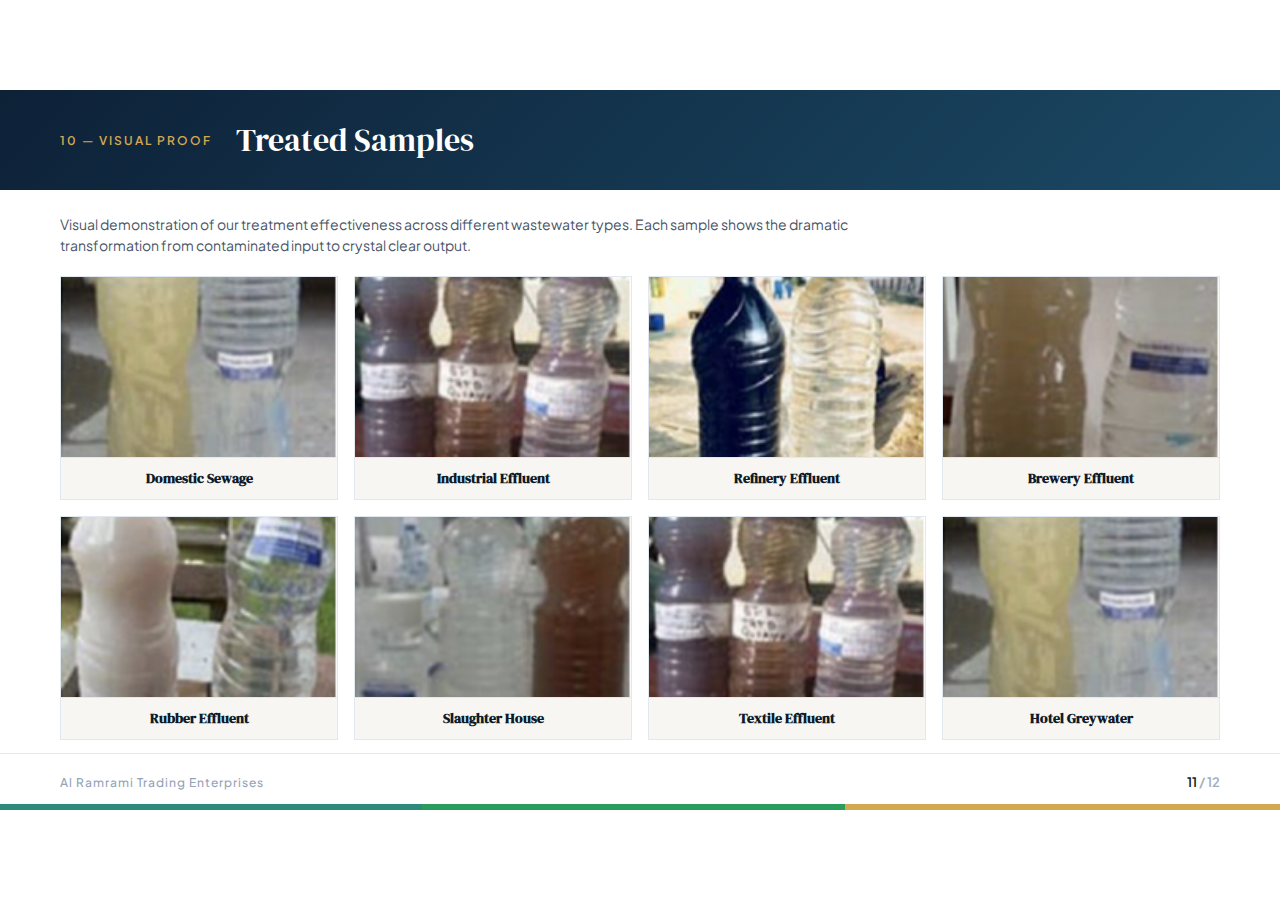
<file: slide11-samples.html>
<!DOCTYPE html>
<html lang="en">
<head>
    <meta charset="UTF-8">
    <meta name="viewport" content="width=device-width, initial-scale=1.0">
    <title>Al Ramrami - Treated Samples</title>
    <link href="https://fonts.googleapis.com/css2?family=DM+Serif+Display&family=Plus+Jakarta+Sans:wght@400;500;600;700&display=swap" rel="stylesheet">
    <style>
        * { margin: 0; padding: 0; box-sizing: border-box; }
        html, body { width: 100%; height: 100%; overflow: hidden; background: #FFFFFF; }
        :root {
            --deep-navy: #0D1B2A;
            --ocean-blue: #1B4965;
            --teal: #2E8B7B;
            --emerald: #2A9D5C;
            --gold: #D4A853;
            --cream: #F8F6F2;
            --white: #FFFFFF;
        }
        .slide {
            width: 1280px;
            height: 720px;
            background: var(--white);
            position: absolute;
            top: 50%;
            left: 50%;
            overflow: hidden;
            font-family: 'Plus Jakarta Sans', sans-serif;
            transform-origin: center center;
            transform: translate(-50%, -50%);
        }
        .header {
            background: linear-gradient(135deg, #0D2137 0%, #1B4965 100%);
            padding: 28px 60px;
            display: flex;
            justify-content: space-between;
            align-items: center;
        }
        .header-content {
            display: flex;
            align-items: center;
            gap: 24px;
        }
        .section-label {
            font-size: 12px;
            font-weight: 600;
            color: var(--gold);
            letter-spacing: 2px;
            text-transform: uppercase;
        }
        .section-title {
            font-family: 'DM Serif Display', serif;
            font-size: 32px;
            color: var(--white);
        }
        .main-content {
            padding: 24px 60px 20px;
        }
        .intro-text {
            font-size: 14px;
            color: #4A5568;
            line-height: 1.5;
            max-width: 800px;
            margin-bottom: 20px;
        }
        .samples-grid {
            display: grid;
            grid-template-columns: repeat(4, 1fr);
            gap: 16px;
        }
        .sample-card {
            background: var(--cream);
            border: 1px solid #E2E8F0;
            overflow: hidden;
        }
        .sample-image {
            height: 180px;
            overflow: hidden;
            display: flex;
            align-items: center;
            justify-content: center;
            background: #f0f0f0;
        }
        .sample-image img {
            width: 100%;
            height: 100%;
            object-fit: cover;
        }
        .sample-info {
            padding: 12px 14px;
            border-top: 1px solid #E2E8F0;
            text-align: center;
        }
        .sample-title {
            font-family: 'DM Serif Display', serif;
            font-size: 14px;
            color: var(--deep-navy);
            line-height: 1.2;
        }
        .bottom-accent {
            position: absolute;
            bottom: 0;
            left: 0;
            right: 0;
            height: 6px;
            background: linear-gradient(90deg, var(--teal) 33%, var(--emerald) 33%, var(--emerald) 66%, var(--gold) 66%);
        }
        .bottom-bar {
            position: absolute;
            bottom: 0;
            left: 0;
            right: 0;
            padding: 20px 60px;
            display: flex;
            justify-content: space-between;
            align-items: center;
            border-top: 1px solid #E2E8F0;
        }
        .company-name {
            font-size: 12px;
            font-weight: 500;
            color: #94A3B8;
            letter-spacing: 1px;
        }
        .page-number {
            font-size: 13px;
            font-weight: 600;
            color: var(--deep-navy);
        }
        .page-number span {
            color: #A0AEC0;
        }
    </style>
</head>
<body>
    <div class="slide">
        <div class="header">
            <div class="header-content">
                <span class="section-label">10 — Visual Proof</span>
                <span class="section-title">Treated Samples</span>
            </div>
        </div>

        <div class="main-content">
            <p class="intro-text">
                Visual demonstration of our treatment effectiveness across different wastewater types. Each sample shows the dramatic transformation from contaminated input to crystal clear output.
            </p>

            <div class="samples-grid">
                <!-- Row 1 -->
                <div class="sample-card">
                    <div class="sample-image">
                        <img src="domestic-sewage.png" alt="Domestic Sewage">
                    </div>
                    <div class="sample-info">
                        <h3 class="sample-title">Domestic Sewage</h3>
                    </div>
                </div>

                <div class="sample-card">
                    <div class="sample-image">
                        <img src="industrial-effluent.png" alt="Industrial Effluent">
                    </div>
                    <div class="sample-info">
                        <h3 class="sample-title">Industrial Effluent</h3>
                    </div>
                </div>

                <div class="sample-card">
                    <div class="sample-image">
                        <img src="refinery-effluent.png" alt="Refinery Effluent">
                    </div>
                    <div class="sample-info">
                        <h3 class="sample-title">Refinery Effluent</h3>
                    </div>
                </div>

                <div class="sample-card">
                    <div class="sample-image">
                        <img src="brewery-effluent.png" alt="Brewery Effluent">
                    </div>
                    <div class="sample-info">
                        <h3 class="sample-title">Brewery Effluent</h3>
                    </div>
                </div>

                <!-- Row 2 -->
                <div class="sample-card">
                    <div class="sample-image">
                        <img src="rubber-effluent.png" alt="Rubber Effluent">
                    </div>
                    <div class="sample-info">
                        <h3 class="sample-title">Rubber Effluent</h3>
                    </div>
                </div>

                <div class="sample-card">
                    <div class="sample-image">
                        <img src="slaughter-house.png" alt="Slaughter House">
                    </div>
                    <div class="sample-info">
                        <h3 class="sample-title">Slaughter House</h3>
                    </div>
                </div>

                <div class="sample-card">
                    <div class="sample-image">
                        <img src="industrial-effluent.png" alt="Textile Effluent">
                    </div>
                    <div class="sample-info">
                        <h3 class="sample-title">Textile Effluent</h3>
                    </div>
                </div>

                <div class="sample-card">
                    <div class="sample-image">
                        <img src="domestic-sewage.png" alt="Hotel Greywater">
                    </div>
                    <div class="sample-info">
                        <h3 class="sample-title">Hotel Greywater</h3>
                    </div>
                </div>
            </div>
        </div>

        <div class="bottom-accent"></div>
        <div class="bottom-bar">
            <span class="company-name">Al Ramrami Trading Enterprises</span>
            <span class="page-number">11 <span>/ 12</span></span>
        </div>
    </div>
    <script>
        function scaleSlide() {
            const slide = document.querySelector('.slide');
            const vw = window.innerWidth;
            const vh = window.innerHeight;
            const scale = Math.min(vw / 1280, vh / 720);
            slide.style.transform = `translate(-50%, -50%) scale(${scale})`;
        }
        scaleSlide();
        window.addEventListener('resize', scaleSlide);
    </script>
</body>
</html>
</file>
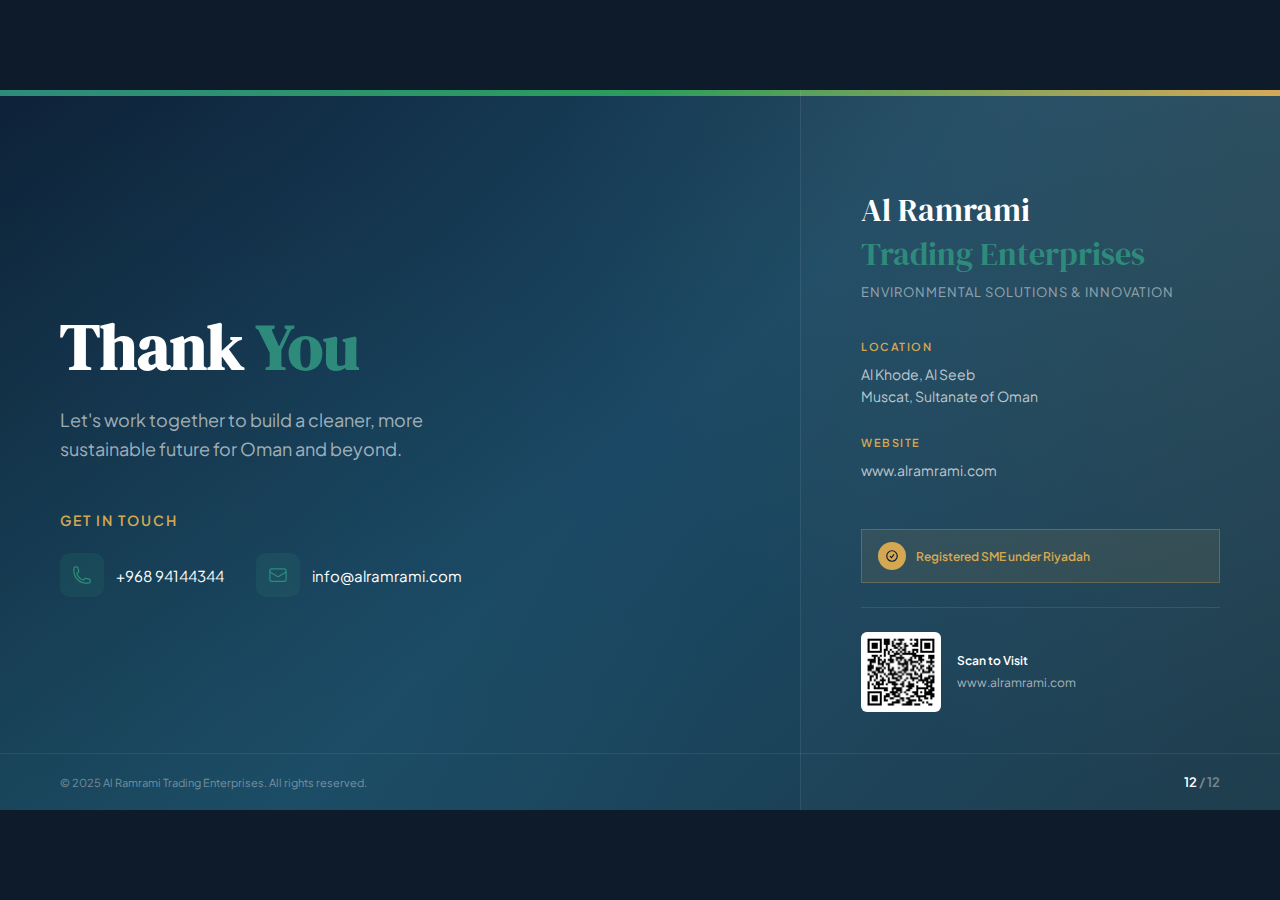
<file: slide12-contact.html>
<!DOCTYPE html>
<html lang="en">
<head>
    <meta charset="UTF-8">
    <meta name="viewport" content="width=device-width, initial-scale=1.0">
    <title>Al Ramrami - Contact Us</title>
    <link href="https://fonts.googleapis.com/css2?family=DM+Serif+Display&family=Plus+Jakarta+Sans:wght@400;500;600;700&display=swap" rel="stylesheet">
    <style>
        * { margin: 0; padding: 0; box-sizing: border-box; }
        html, body { width: 100%; height: 100%; overflow: hidden; background: #0D1B2A; }
        :root {
            --deep-navy: #0D1B2A;
            --ocean-blue: #1B4965;
            --teal: #2E8B7B;
            --emerald: #2A9D5C;
            --gold: #D4A853;
            --cream: #F8F6F2;
            --white: #FFFFFF;
        }
        .slide {
            width: 1280px;
            height: 720px;
            background: linear-gradient(135deg, #0D2137 0%, #1B4965 50%, #1A3A4A 100%);
            position: absolute;
            top: 50%;
            left: 50%;
            overflow: hidden;
            font-family: 'Plus Jakarta Sans', sans-serif;
            transform-origin: center center;
            transform: translate(-50%, -50%);
        }
        .bg-pattern {
            position: absolute;
            top: 0;
            left: 0;
            right: 0;
            bottom: 0;
            background: 
                radial-gradient(circle at 0% 100%, rgba(46, 139, 123, 0.1) 0%, transparent 50%),
                radial-gradient(circle at 100% 0%, rgba(212, 168, 83, 0.08) 0%, transparent 50%);
        }
        .accent-bar {
            position: absolute;
            top: 0;
            left: 0;
            right: 0;
            height: 6px;
            background: linear-gradient(90deg, var(--teal) 0%, var(--emerald) 50%, var(--gold) 100%);
        }
        .content-wrapper {
            position: relative;
            height: 100%;
            display: flex;
        }
        .left-section {
            flex: 1;
            padding: 80px 60px;
            display: flex;
            flex-direction: column;
            justify-content: center;
        }
        .thank-you {
            font-family: 'DM Serif Display', serif;
            font-size: 64px;
            color: var(--white);
            margin-bottom: 16px;
        }
        .thank-you span {
            color: var(--teal);
        }
        .tagline {
            font-size: 18px;
            color: rgba(255, 255, 255, 0.6);
            margin-bottom: 48px;
            max-width: 400px;
            line-height: 1.6;
        }
        .cta-text {
            font-size: 14px;
            font-weight: 600;
            color: var(--gold);
            letter-spacing: 2px;
            text-transform: uppercase;
            margin-bottom: 24px;
        }
        .contact-row {
            display: flex;
            gap: 32px;
        }
        .contact-item {
            display: flex;
            align-items: center;
            gap: 12px;
        }
        .contact-icon {
            width: 44px;
            height: 44px;
            background: rgba(46, 139, 123, 0.15);
            border-radius: 10px;
            display: flex;
            align-items: center;
            justify-content: center;
        }
        .contact-icon svg {
            width: 20px;
            height: 20px;
            stroke: var(--teal);
        }
        .contact-text {
            font-size: 15px;
            color: var(--white);
        }
        .right-section {
            width: 480px;
            background: rgba(255, 255, 255, 0.02);
            border-left: 1px solid rgba(255, 255, 255, 0.08);
            padding: 60px;
            display: flex;
            flex-direction: column;
            justify-content: center;
        }
        .company-badge {
            margin-bottom: 40px;
        }
        .company-name-large {
            font-family: 'DM Serif Display', serif;
            font-size: 32px;
            color: var(--white);
            margin-bottom: 8px;
        }
        .company-name-large span {
            display: block;
            color: var(--teal);
        }
        .company-tagline {
            font-size: 13px;
            color: rgba(255, 255, 255, 0.5);
            letter-spacing: 1px;
            text-transform: uppercase;
        }
        .info-block {
            margin-bottom: 28px;
        }
        .info-label {
            font-size: 11px;
            font-weight: 600;
            color: var(--gold);
            letter-spacing: 1.5px;
            text-transform: uppercase;
            margin-bottom: 10px;
        }
        .info-content {
            font-size: 14px;
            color: rgba(255, 255, 255, 0.7);
            line-height: 1.6;
        }
        .sme-badge {
            display: inline-flex;
            align-items: center;
            gap: 10px;
            padding: 12px 16px;
            background: rgba(212, 168, 83, 0.1);
            border: 1px solid rgba(212, 168, 83, 0.3);
            margin-top: 20px;
        }
        .sme-icon {
            width: 28px;
            height: 28px;
            background: var(--gold);
            border-radius: 50%;
            display: flex;
            align-items: center;
            justify-content: center;
        }
        .sme-icon svg {
            width: 14px;
            height: 14px;
            stroke: var(--deep-navy);
        }
        .sme-text {
            font-size: 12px;
            font-weight: 600;
            color: var(--gold);
        }
        .qr-section {
            display: flex;
            align-items: center;
            gap: 16px;
            margin-top: 24px;
            padding-top: 24px;
            border-top: 1px solid rgba(255, 255, 255, 0.1);
        }
        .qr-code {
            width: 80px;
            height: 80px;
            background: var(--white);
            padding: 6px;
            border-radius: 6px;
        }
        .qr-code img {
            width: 100%;
            height: 100%;
            object-fit: contain;
        }
        .qr-text {
            font-size: 12px;
            color: rgba(255, 255, 255, 0.6);
            line-height: 1.5;
        }
        .qr-text strong {
            display: block;
            color: var(--white);
            font-weight: 600;
            margin-bottom: 4px;
        }
        .bottom-bar {
            position: absolute;
            bottom: 0;
            left: 0;
            right: 0;
            padding: 20px 60px;
            display: flex;
            justify-content: space-between;
            align-items: center;
            border-top: 1px solid rgba(255, 255, 255, 0.08);
        }
        .copyright {
            font-size: 11px;
            color: rgba(255, 255, 255, 0.4);
        }
        .page-number {
            font-size: 13px;
            font-weight: 600;
            color: var(--white);
        }
        .page-number span {
            color: rgba(255, 255, 255, 0.4);
        }
    </style>
</head>
<body>
    <div class="slide">
        <div class="bg-pattern"></div>
        <div class="accent-bar"></div>
        
        <div class="content-wrapper">
            <div class="left-section">
                <h2 class="thank-you">Thank <span>You</span></h2>
                <p class="tagline">
                    Let's work together to build a cleaner, more sustainable future for Oman and beyond.
                </p>
                
                <div class="cta-text">Get in Touch</div>
                
                <div class="contact-row">
                    <div class="contact-item">
                        <div class="contact-icon">
                            <svg fill="none" viewBox="0 0 24 24" stroke-width="1.5">
                                <path stroke-linecap="round" stroke-linejoin="round" d="M2.25 6.75c0 8.284 6.716 15 15 15h2.25a2.25 2.25 0 002.25-2.25v-1.372c0-.516-.351-.966-.852-1.091l-4.423-1.106c-.44-.11-.902.055-1.173.417l-.97 1.293c-.282.376-.769.542-1.21.38a12.035 12.035 0 01-7.143-7.143c-.162-.441.004-.928.38-1.21l1.293-.97c.363-.271.527-.734.417-1.173L6.963 3.102a1.125 1.125 0 00-1.091-.852H4.5A2.25 2.25 0 002.25 4.5v2.25z" />
                            </svg>
                        </div>
                        <span class="contact-text">+968 94144344</span>
                    </div>
                    <div class="contact-item">
                        <div class="contact-icon">
                            <svg fill="none" viewBox="0 0 24 24" stroke-width="1.5">
                                <path stroke-linecap="round" stroke-linejoin="round" d="M21.75 6.75v10.5a2.25 2.25 0 01-2.25 2.25h-15a2.25 2.25 0 01-2.25-2.25V6.75m19.5 0A2.25 2.25 0 0019.5 4.5h-15a2.25 2.25 0 00-2.25 2.25m19.5 0v.243a2.25 2.25 0 01-1.07 1.916l-7.5 4.615a2.25 2.25 0 01-2.36 0L3.32 8.91a2.25 2.25 0 01-1.07-1.916V6.75" />
                            </svg>
                        </div>
                        <span class="contact-text">info@alramrami.com</span>
                    </div>
                </div>
            </div>

            <div class="right-section">
                <div class="company-badge">
                    <div class="company-name-large">Al Ramrami<span>Trading Enterprises</span></div>
                    <div class="company-tagline">Environmental Solutions &amp; Innovation</div>
                </div>

                <div class="info-block">
                    <div class="info-label">Location</div>
                    <div class="info-content">
                        Al Khode, Al Seeb<br>
                        Muscat, Sultanate of Oman
                    </div>
                </div>

                <div class="info-block">
                    <div class="info-label">Website</div>
                    <div class="info-content">www.alramrami.com</div>
                </div>

                <div class="sme-badge">
                    <div class="sme-icon">
                        <svg fill="none" viewBox="0 0 24 24" stroke-width="2">
                            <path stroke-linecap="round" stroke-linejoin="round" d="M9 12.75L11.25 15 15 9.75M21 12a9 9 0 11-18 0 9 9 0 0118 0z" />
                        </svg>
                    </div>
                    <span class="sme-text">Registered SME under Riyadah</span>
                </div>

                <div class="qr-section">
                    <div class="qr-code">
                        <img src="qr-code.png" alt="QR Code">
                    </div>
                    <div class="qr-text">
                        <strong>Scan to Visit</strong>
                        www.alramrami.com
                    </div>
                </div>
            </div>
        </div>

        <div class="bottom-bar">
            <span class="copyright">© 2025 Al Ramrami Trading Enterprises. All rights reserved.</span>
            <span class="page-number">12 <span>/ 12</span></span>
        </div>
    </div>
    <script>
        function scaleSlide() {
            const slide = document.querySelector('.slide');
            const vw = window.innerWidth;
            const vh = window.innerHeight;
            const scale = Math.min(vw / 1280, vh / 720);
            slide.style.transform = `translate(-50%, -50%) scale(${scale})`;
        }
        scaleSlide();
        window.addEventListener('resize', scaleSlide);
    </script>
</body>
</html>
</file>
